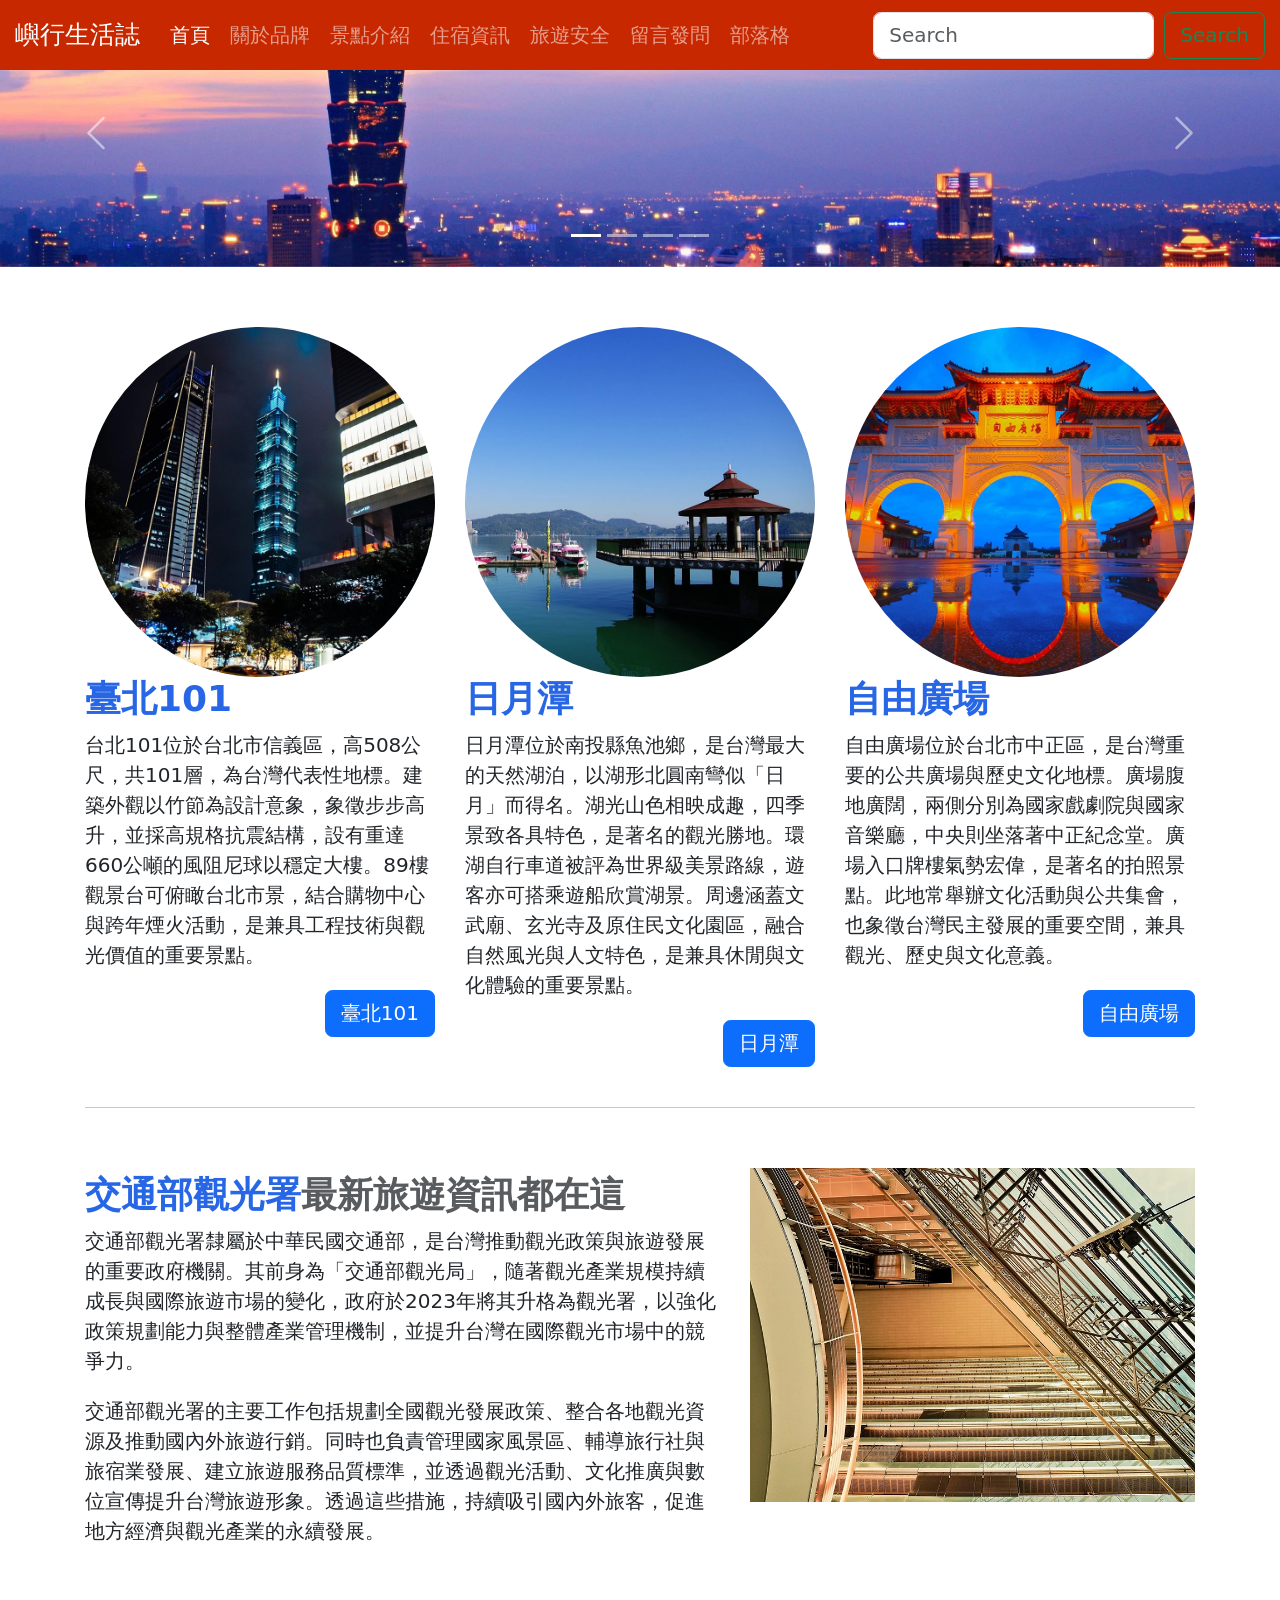
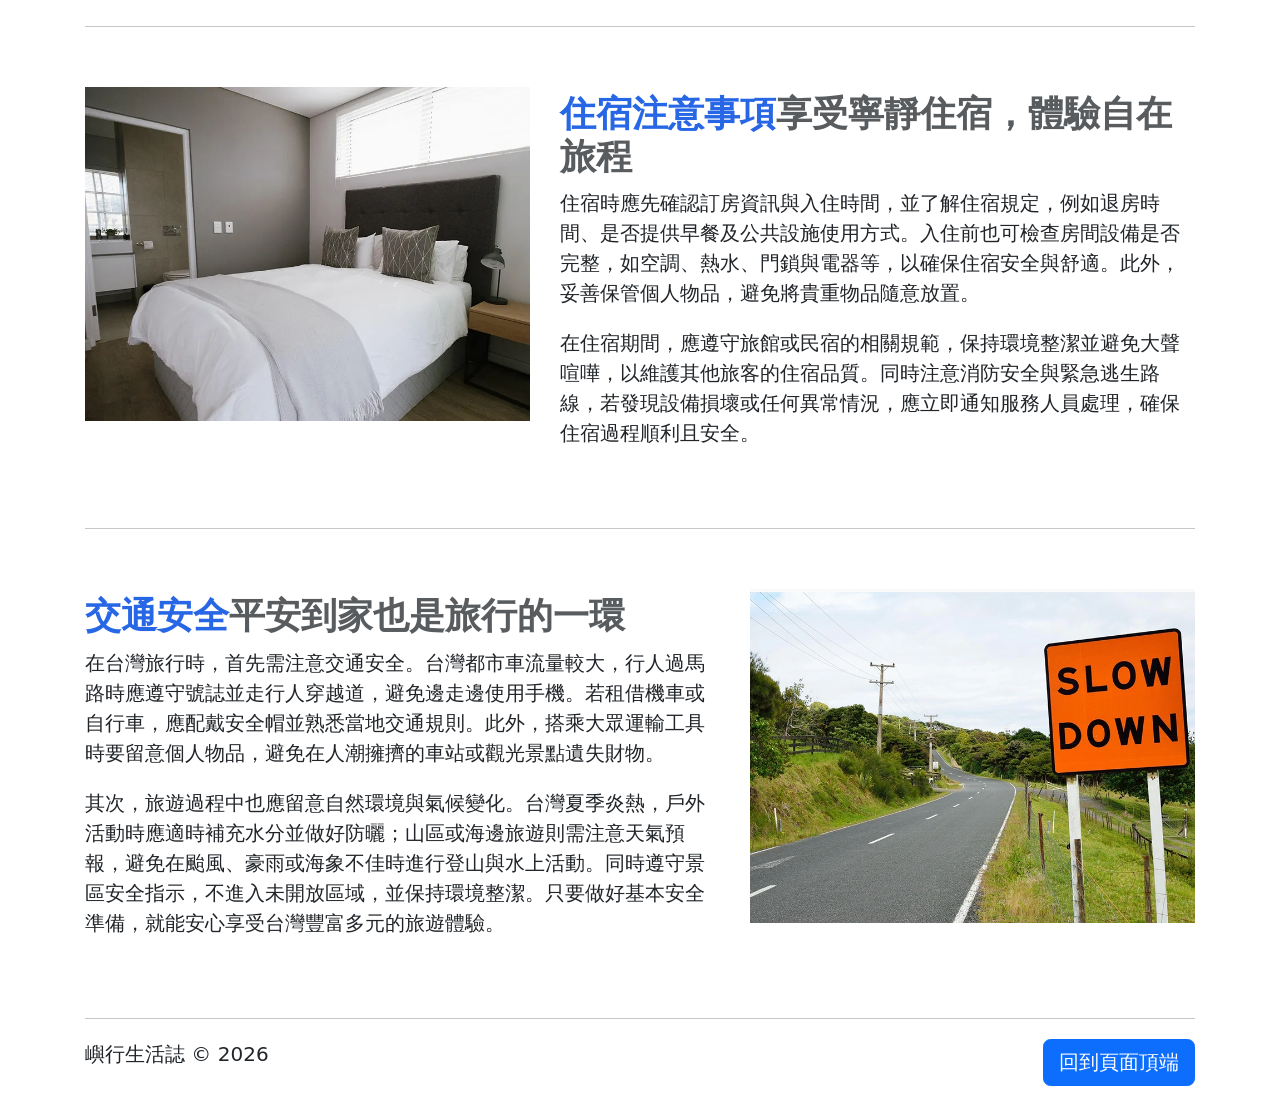
<file: index.html>
<!-- 宣告網頁文件是HTML5格式 -->
<!doctype html>
<!-- 網頁所屬地區語言 -->
<html lang="zh-Hant-TW">
  <!-- 檔頭、SEO/GEO/AEO -->
  <head>
    <!-- 文字編碼 -->
    <meta charset="utf-8">
    <!-- RWD響應式網站 -->
    <meta name="viewport" content="width=device-width, initial-scale=1">
    <!-- 網頁作者(擁有者)，品牌名稱 -->
    <meta name="author" content="嶼行生活誌">
    <!-- 網頁描述，網頁內容濃縮，可透過ChatGPT協助生成 -->
    <meta name="description" content="本旅遊網頁以介紹台灣本島觀光資訊為主，結合各大知名景點、住宿資訊與旅遊注意事項，提供完整且實用的旅遊參考內容。透過清楚的分類與導覽，協助旅客快速了解台灣特色景點、美食文化與伴手禮資訊，讓旅遊規劃更加便利及效率。">
    <!-- 網頁編輯器 -->
    <meta name="generator" content="Visual Studio Code">
    <!-- 網頁關鍵字，網頁內容提取，可透過ChatGPT協助生成 -->
    <meta name="keywords" content="台灣旅遊, 台灣本島旅遊, 台灣旅行社推薦, 台灣住宿推薦, 台灣旅遊住宿, 台灣美食推薦, 台灣伴手禮推薦, 台灣旅遊景點, 台灣觀光景點, 台北101介紹, 墾丁國家公園介紹, 阿里山介紹, 阿里山森林鐵路, 故宮博物院介紹, 日月潭景點, 自由廣場介紹, 台灣國家公園旅遊, 台灣文化景點, 台灣自然景觀, 台灣旅遊導覽, 台灣旅遊規劃, 台灣觀光資訊, 台灣旅遊安全注意事項, 住宿注意事項, 住宿指南, 旅遊住宿推薦, 台灣旅遊網站, 台灣旅遊攻略, 台灣旅遊行程推薦, 交通部觀光署, Tourism Administration MOTC, 台灣觀光政策, 台灣觀光推廣, 台灣旅遊資源, 台灣景點推薦, 台灣旅遊體驗, 台灣旅遊文化, 台灣旅遊行銷, 台灣觀光發展, 台北旅遊, 新北旅遊, 基隆旅遊, 桃園旅遊, 新竹旅遊, 苗栗旅遊, 台中旅遊, 彰化旅遊, 南投旅遊, 雲林旅遊, 嘉義旅遊, 台南旅遊, 高雄旅遊, 屏東旅遊, 宜蘭旅遊, 花蓮旅遊, 台東旅遊, 北部旅遊景點, 中部旅遊景點, 南部旅遊景點, 東部旅遊景點, 台北景點推薦, 台中景點推薦, 台南景點推薦, 高雄景點推薦, 南投日月潭旅遊, 屏東墾丁旅遊, 嘉義阿里山旅遊, 台北文化景點, 台灣親子旅遊, 台灣自由行推薦, 台灣旅遊規劃建議, 台灣旅遊導覽介紹, 台灣旅遊住宿指南, 台灣在地美食, 台灣特色伴手禮, 台灣旅遊安全須知">
    <!-- favicon品牌Logo 第一行針對IE瀏覽器-->
    <link rel="shortcut icon" href="/favicon.ico" type="image/x-icon">
    <link rel="icon" href="/favicon.ico" type=image/x-icon>
    <!-- 網頁標題，包含網站名稱和網頁名稱 -->
    <title>嶼行生活誌-首頁</title>
    <!-- bootstrap雲端CSS外部檔 -->
    <link href="https://cdn.jsdelivr.net/npm/bootstrap@5.3.8/dist/css/bootstrap.min.css" rel="stylesheet" integrity="sha384-sRIl4kxILFvY47J16cr9ZwB07vP4J8+LH7qKQnuqkuIAvNWLzeN8tE5YBujZqJLB" crossorigin="anonymous">
    <!-- 自訂的CSS -->
    <link rel="stylesheet" href="css/custom.css">
    <!-- GA追蹤碼 -->
    <!-- Google tag (gtag.js) -->
    <script async src="https://www.googletagmanager.com/gtag/js?id=G-NH8MZYXB9D"></script>
    <script>
      window.dataLayer = window.dataLayer || [];
      function gtag(){dataLayer.push(arguments);}
      gtag('js', new Date());

      gtag('config', 'G-NH8MZYXB9D');
    </script>
  </head>
  <!-- 網頁文本 -->
  <body class="bg-color-beige">
    <header class="fixed-top">
      <nav class="navbar navbar-expand-lg bg-dark navbar-dark">
        <div class="container-fluid">
          <a class="navbar-brand" href="index.html">嶼行生活誌</a>
          <button class="navbar-toggler" type="button" data-bs-toggle="collapse" data-bs-target="#navbarSupportedContent" aria-controls="navbarSupportedContent" aria-expanded="false" aria-label="Toggle navigation">
            <span class="navbar-toggler-icon"></span>
          </button>
          <div class="collapse navbar-collapse" id="navbarSupportedContent">
            <ul class="navbar-nav me-auto mb-2 mb-lg-0">
              <li class="nav-item">
                <a class="nav-link active" aria-current="page" href="index.html">首頁</a>
              </li>
              <li class="nav-item">
                <a class="nav-link" href="about.html">關於品牌</a>
              </li>
              <li class="nav-item">
                <a class="nav-link" href="viewpoint.html">景點介紹</a>
              </li>
              <li class="nav-item">
                <a class="nav-link" href="informaion.html">住宿資訊</a>
              </li>
              <li class="nav-item">
                <a class="nav-link" href="safe.html">旅遊安全</a>
              </li>
              <li class="nav-item">
                <a class="nav-link" href="https://toolkit.url.com.tw/bbs/index.php?email=bbs@trial-162241.url.tw" target="_blank">留言發問</a>
              </li>
               <li class="nav-item">
                <a class="nav-link" href="https://j42716445-qxkcd.wordpress.com/" target="_blank">部落格</a>
              </li>
            </ul>
            <form class="d-flex" role="search">
              <input class="form-control me-2" type="search" placeholder="Search" aria-label="Search"/>
              <button class="btn btn-outline-success" type="submit">Search</button>
            </form>
          </div>
        </div>
      </nav>
    
    </header>
    <main>
    <!-- 輪播圖外層 -->
      <div id="carouselExampleIndicators" class="carousel slide">
        <!-- 指示器 -->
        <div class="carousel-indicators">
          <button type="button" data-bs-target="#carouselExampleIndicators" data-bs-slide-to="0" class="active" aria-current="true" aria-label="Slide 1"></button>
          <button type="button" data-bs-target="#carouselExampleIndicators" data-bs-slide-to="1" aria-label="Slide 2"></button>
          <button type="button" data-bs-target="#carouselExampleIndicators" data-bs-slide-to="2" aria-label="Slide 3"></button>
          <button type="button" data-bs-target="#carouselExampleIndicators" data-bs-slide-to="3" aria-label="Slide "></button>
        </div>
        <!-- 輪播圖片 -->
        <div class="carousel-inner">
          <div class="carousel-item active">
            <img src="images/index/taipei-101.webp" class="d-block w-100" alt="夜晚的台北101大樓" title="夜晚的台北101大樓" aria-label="夜晚的台北101大樓">
          </div>
          <div class="carousel-item">
            <img src="images/index/Hualien Beach-Taiwam.webp" class="d-block w-100" alt="花蓮海邊的午後" title="花蓮海邊的午後" aria-label="花蓮海邊的午後">
          </div>
          <div class="carousel-item">
            <img src="images/index/National-Palace-Museum.webp" class="d-block w-100" alt="花蓮的太魯閣國家公園裡面，沿著中橫公路（台8線）的太魯閣峽谷路段" title="花蓮的太魯閣國家公園裡面，沿著中橫公路（台8線）的太魯閣峽谷路段" aria-label="花蓮的太魯閣國家公園裡面，沿著中橫公路（台8線）的太魯閣峽谷路段">
          </div>
          <div class="carousel-item">
            <img src="images/index/Taroko National Park-Central Cross-Island Highway.webp" class="d-block w-100" alt="白天的國立故宮博物院" title="白天的國立故宮博物院" aria-label="白天的國立故宮博物院">
          </div>
        </div>
        <!-- 控制器 -->
        <button class="carousel-control-prev" type="button" data-bs-target="#carouselExampleIndicators" data-bs-slide="prev">
          <span class="carousel-control-prev-icon" aria-hidden="true"></span>
          <span class="visually-hidden">Previous</span>
        </button>
        <button class="carousel-control-next" type="button" data-bs-target="#carouselExampleIndicators" data-bs-slide="next">
          <span class="carousel-control-next-icon" aria-hidden="true"></span>
          <span class="visually-hidden">Next</span>
        </button>
      </div>      
      <div class="container">
        <div class="row">
          <div class="col-lg-4 order-md-1 mt-5">
            <a href="https://www.sunmoonlake.gov.tw/" target="_blank"><img src="images/index/Sun-Moon-Lake.webp" class="rounded-circle w-100" alt="天氣晴朗的白天日月潭" title="天氣晴朗的白天日月潭" aria-label="天氣晴朗的白天日月潭"></a>
            <div class="card-body">
              <h2 class="">日月潭</h2>
              <p class="card-text">日月潭位於南投縣魚池鄉，是台灣最大的天然湖泊，以湖形北圓南彎似「日月」而得名。湖光山色相映成趣，四季景致各具特色，是著名的觀光勝地。環湖自行車道被評為世界級美景路線，遊客亦可搭乘遊船欣賞湖景。周邊涵蓋文武廟、玄光寺及原住民文化園區，融合自然風光與人文特色，是兼具休閒與文化體驗的重要景點。</p>
              <p class="text-end"><a href="https://www.sunmoonlake.gov.tw/" target="_blank" class="btn btn-primary" role="button">日月潭</a></p>
            </div>
          </div>      
          <div class="col-lg-4 order-md-0 mt-5">
            <a href="https://www.taipei-101.com.tw/tw/" target="_blank"><img src="images/index/taipei101_1920.webp" class="rounded-circle w-100" alt="夜晚燈火通明的臺北101" title="夜晚燈火通明的臺北101" aria-label="夜晚燈火通明的臺北101"></a>
            <div class="card-body">
              <h2 class="">臺北101</h2>
              <p class="card-text">台北101位於台北市信義區，高508公尺，共101層，為台灣代表性地標。建築外觀以竹節為設計意象，象徵步步高升，並採高規格抗震結構，設有重達660公噸的風阻尼球以穩定大樓。89樓觀景台可俯瞰台北市景，結合購物中心與跨年煙火活動，是兼具工程技術與觀光價值的重要景點。</p>
              <p class="text-end"><a href="https://www.taipei-101.com.tw/tw/" target="_blank" class="btn btn-primary" role="button">臺北101</a></p>
            </div>
          </div>      
          <div class="col-lg-4 order-md-2 mt-5">
            <a href="https://www.cksmh.gov.tw/" target="_blank"><img src="images/index/tingyaoh-taipei-taiwan-2115887_1920.webp" class="rounded-circle w-100" alt="鄰近夜晚燈火通明的自由廣場" title="鄰近夜晚燈火通明的自由廣場" aria-label="鄰近夜晚燈火通明的自由廣場"></a>
            <div class="card-body">
              <h2 class="">自由廣場</h2>
              <p class="card-text">自由廣場位於台北市中正區，是台灣重要的公共廣場與歷史文化地標。廣場腹地廣闊，兩側分別為國家戲劇院與國家音樂廳，中央則坐落著中正紀念堂。廣場入口牌樓氣勢宏偉，是著名的拍照景點。此地常舉辦文化活動與公共集會，也象徵台灣民主發展的重要空間，兼具觀光、歷史與文化意義。</p>
              <p class="text-end"><a href="https://www.cksmh.gov.tw/" target="_blank" class="btn btn-primary" role="button">自由廣場</a></p>
            </div>
          </div>      
        
        </div>
        <hr>
        <div class="row my-5">
        <div class="col-md-7">
        <h2 class="mt-1">交通部觀光署<span class="text-muted">最新旅遊資訊都在這</span></h2>
        <p>交通部觀光署隸屬於中華民國交通部，是台灣推動觀光政策與旅遊發展的重要政府機關。其前身為「交通部觀光局」，隨著觀光產業規模持續成長與國際旅遊市場的變化，政府於2023年將其升格為觀光署，以強化政策規劃能力與整體產業管理機制，並提升台灣在國際觀光市場中的競爭力。</p>
        <p>交通部觀光署的主要工作包括規劃全國觀光發展政策、整合各地觀光資源及推動國內外旅遊行銷。同時也負責管理國家風景區、輔導旅行社與旅宿業發展、建立旅遊服務品質標準，並透過觀光活動、文化推廣與數位宣傳提升台灣旅遊形象。透過這些措施，持續吸引國內外旅客，促進地方經濟與觀光產業的永續發展。</p>
        </div>
        <div class="col-md-5">
        <img src="images/index/Tourism Administration, MOT.webp" class="img-fluid mx-auto" alt="交通部觀光署辦公大樓" title="交通部觀光署辦公大樓" aria-label="交通部觀光署辦公大樓">
        </div>
        </div>
        <hr>
        <div class="row my-5">
          <div class="col-md-7 order-md-1">
            <h2 class="mt-1">住宿注意事項<span class="text-muted">享受寧靜住宿，體驗自在旅程</span></h2>
            <p>住宿時應先確認訂房資訊與入住時間，並了解住宿規定，例如退房時間、是否提供早餐及公共設施使用方式。入住前也可檢查房間設備是否完整，如空調、熱水、門鎖與電器等，以確保住宿安全與舒適。此外，妥善保管個人物品，避免將貴重物品隨意放置。</p>
            <p>在住宿期間，應遵守旅館或民宿的相關規範，保持環境整潔並避免大聲喧嘩，以維護其他旅客的住宿品質。同時注意消防安全與緊急逃生路線，若發現設備損壞或任何異常情況，應立即通知服務人員處理，確保住宿過程順利且安全。</p>
          </div>
          <div class="col-md-5 order-md-0" >
            <img src="images/index/Accommodation Guidelinejpg.webp" class="img-fluid mx-auto" alt="一間北歐式風格的房間,房間裡有一間廁所" title="一間北歐式風格的房間,房間裡有一間廁所" aria-label="一間北歐式風格的房間,房間裡有一間廁所">
          </div>
        </div>
        <hr>
        <div class="row my-5">
          <div class="col-md-7" >
            <h2 class="mt-1">交通安全<span class="text-muted">平安到家也是旅行的一環</span></h2>
            <p>在台灣旅行時，首先需注意交通安全。台灣都市車流量較大，行人過馬路時應遵守號誌並走行人穿越道，避免邊走邊使用手機。若租借機車或自行車，應配戴安全帽並熟悉當地交通規則。此外，搭乘大眾運輸工具時要留意個人物品，避免在人潮擁擠的車站或觀光景點遺失財物。</p>
            <p>其次，旅遊過程中也應留意自然環境與氣候變化。台灣夏季炎熱，戶外活動時應適時補充水分並做好防曬；山區或海邊旅遊則需注意天氣預報，避免在颱風、豪雨或海象不佳時進行登山與水上活動。同時遵守景區安全指示，不進入未開放區域，並保持環境整潔。只要做好基本安全準備，就能安心享受台灣豐富多元的旅遊體驗。</p>
          </div>
          <div class="col-md-5">
            <img src="images/index/travel safety.webp" class="img-fluid mx-auto" alt="彎曲道路兩側綠樹茂密旁有慢行警示牌" title="彎曲道路兩側綠樹茂密旁有慢行警示牌" aria-label="彎曲道路兩側綠樹茂密旁有慢行警示牌">
          </div>
        </div>
        <hr>
      </div>
      <footer class="container">
        <p class="float-end"><a href="#top" class="btn btn-primary">回到頁面頂端</a></p>
        <p>嶼行生活誌 &copy; 2026</p>
      </footer>    
    
    
    
    </main>
    
    
    <!-- Bootstrap雲端JS外部檔 -->
    <script src="https://cdn.jsdelivr.net/npm/bootstrap@5.3.8/dist/js/bootstrap.bundle.min.js" integrity="sha384-FKyoEForCGlyvwx9Hj09JcYn3nv7wiPVlz7YYwJrWVcXK/BmnVDxM+D2scQbITxI" crossorigin="anonymous"></script>
  </body>
</html>
</file>
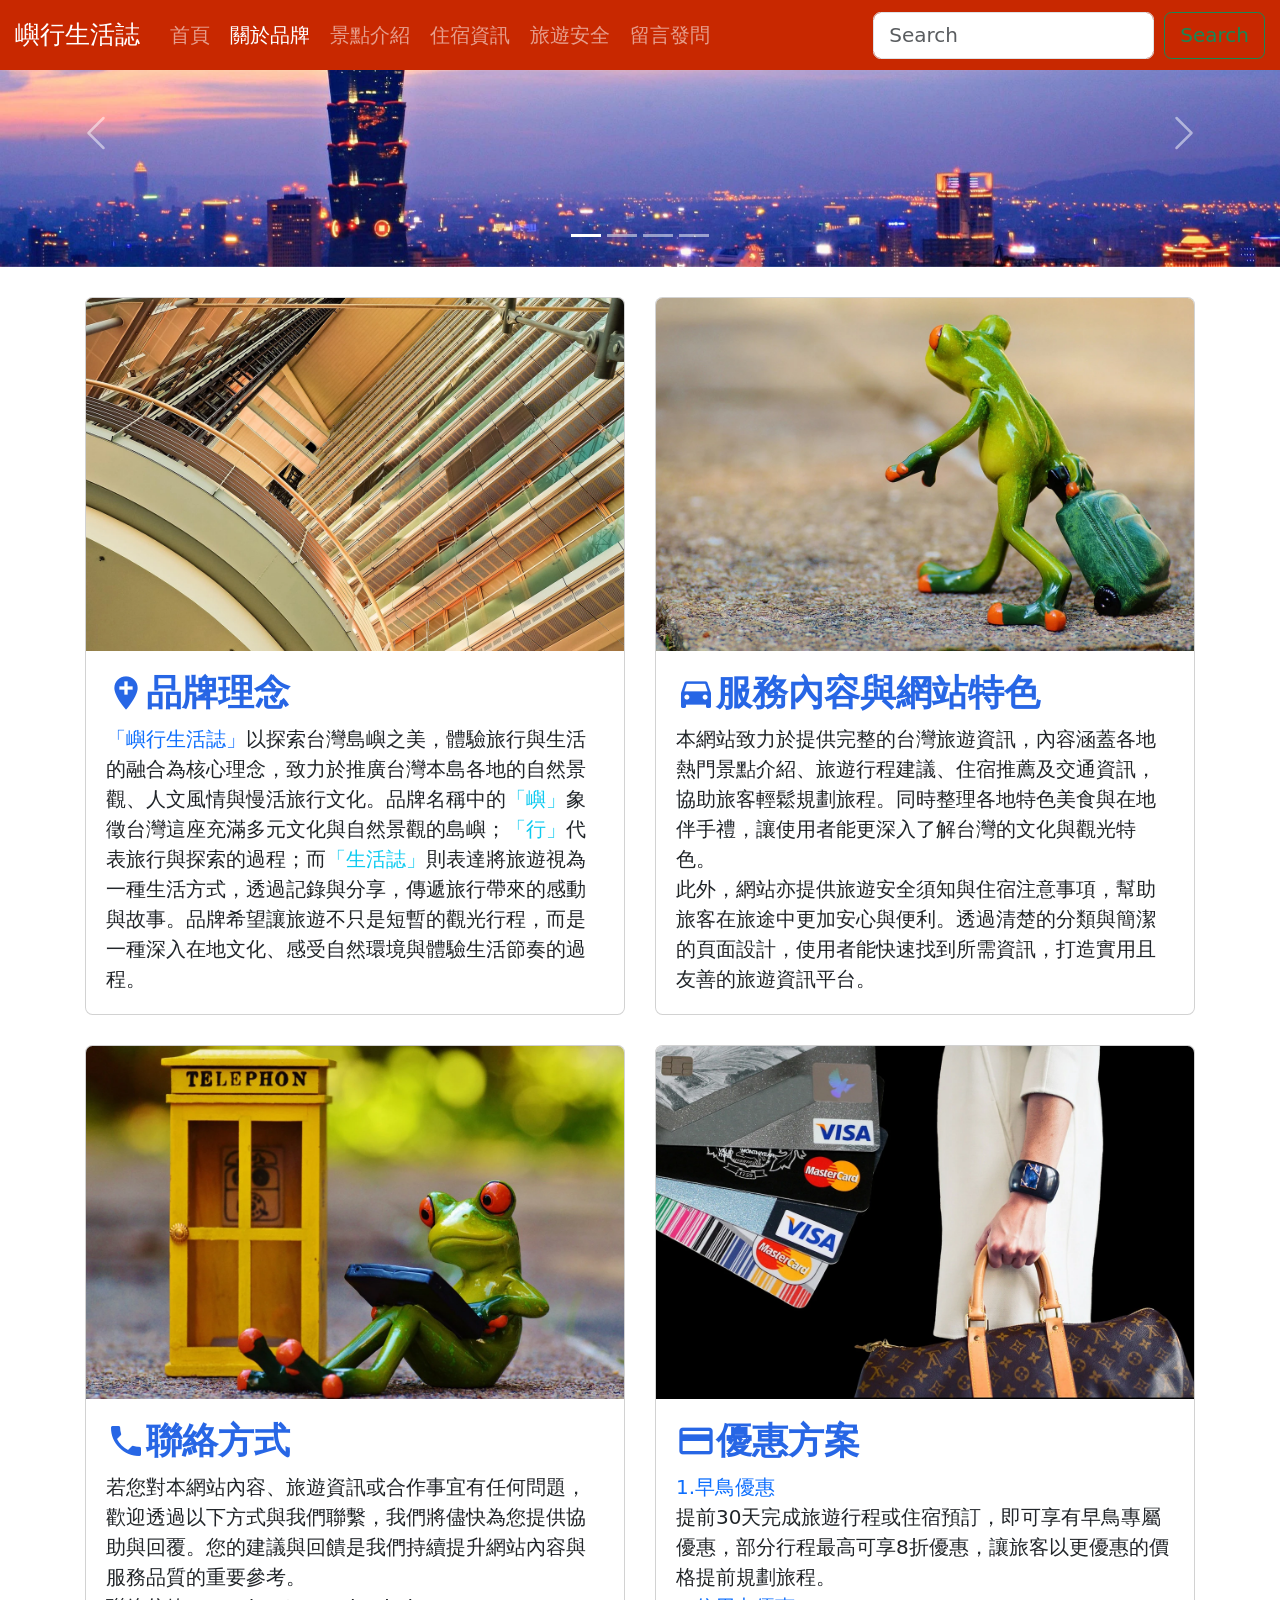
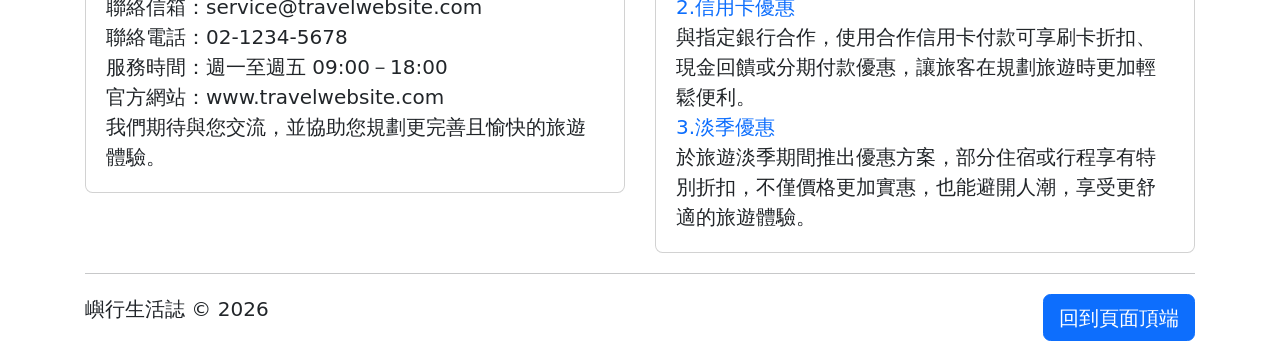
<file: about.html>
<!-- 宣告網頁文件是HTML5格式 -->
<!doctype html>
<!-- 網頁所屬地區語言 -->
<html lang="zh-Hant-TW">
  <!-- 檔頭、SEO/GEO/AEO -->
  <head>
    <!-- 文字編碼 -->
    <meta charset="utf-8">
    <!-- RWD響應式網站 -->
    <meta name="viewport" content="width=device-width, initial-scale=1">
    <!-- 網頁作者(擁有者)，品牌名稱 -->
    <meta name="author" content="嶼行生活誌">
    <!-- 網頁描述，網頁內容濃縮，可透過ChatGPT協助生成 -->
    <meta name="description" content="探索台灣旅遊景點，提供行程規劃、住宿資訊與優惠">
    <!-- 網頁編輯器 -->
    <meta name="generator" content="Visual Studio Code">
    <!-- 網頁關鍵字，網頁內容提取，可透過ChatGPT協助生成 -->
    <meta name="keywords" content="嶼行生活誌,台灣旅遊,台灣景點介紹,台灣旅遊推薦,台灣行程規劃,台灣自由行,台灣住宿推薦,台灣旅遊資訊,台灣美食推薦,台灣伴手禮,台灣觀光景點,台灣旅遊攻略,台灣旅遊網站,台灣旅遊優惠,早鳥旅遊優惠,信用卡旅遊優惠,旅遊住宿優惠,台灣慢活旅行,在地文化旅遊,自然景觀旅遊,台灣旅遊指南,台灣自由行行程推薦,台灣旅遊景點介紹,台灣必去景點推薦,台灣旅遊住宿推薦,台灣旅遊規劃建議,台灣各地景點介紹,台灣旅遊攻略懶人包,台灣特色美食推薦,台灣伴手禮推薦,台灣旅遊優惠資訊,臺灣北部景點介紹,臺灣中部景點介紹,臺灣南部景點介紹,臺灣東部景點介紹">
    <!-- favicon品牌Logo 第一行針對IE瀏覽器-->
    <link rel="shortcut icon" href="/favicon.ico" type="image/x-icon">
    <link rel="icon" href="/favicon.ico" type=image/x-icon>
    <!-- 網頁標題，包含網站名稱和網頁名稱 -->
    <title>嶼行生活誌-關於品牌</title>
    <!-- bootstrap雲端CSS外部檔 -->
    <link href="https://cdn.jsdelivr.net/npm/bootstrap@5.3.8/dist/css/bootstrap.min.css" rel="stylesheet" integrity="sha384-sRIl4kxILFvY47J16cr9ZwB07vP4J8+LH7qKQnuqkuIAvNWLzeN8tE5YBujZqJLB" crossorigin="anonymous">
    <!-- 自訂的CSS -->
    <link rel="stylesheet" href="css/custom.css">
    <!-- GoogleIconFonts -->
    <link rel="stylesheet" href="https://fonts.googleapis.com/icon?family=Material+Icons">
    <!-- GA追蹤碼 -->
    <!-- Google tag (gtag.js) -->
    <script async src="https://www.googletagmanager.com/gtag/js?id=G-NH8MZYXB9D"></script>
    <script>
      window.dataLayer = window.dataLayer || [];
      function gtag(){dataLayer.push(arguments);}
      gtag('js', new Date());

      gtag('config', 'G-NH8MZYXB9D');
    </script>
  </head>
  <!-- 網頁文本 -->
  <body class="bg-color-beige">
    <header class="fixed-top">
      <nav class="navbar navbar-expand-lg bg-dark navbar-dark">
        <div class="container-fluid">
          <a class="navbar-brand" href="index.html">嶼行生活誌</a>
          <button class="navbar-toggler" type="button" data-bs-toggle="collapse" data-bs-target="#navbarSupportedContent" aria-controls="navbarSupportedContent" aria-expanded="false" aria-label="Toggle navigation">
            <span class="navbar-toggler-icon"></span>
          </button>
          <div class="collapse navbar-collapse" id="navbarSupportedContent">
            <ul class="navbar-nav me-auto mb-2 mb-lg-0">
              <li class="nav-item">
                <a class="nav-link" href="index.html">首頁</a>
              </li>
              <li class="nav-item">
                <a class="nav-link active" aria-current="page" href="about.html">關於品牌</a>
              </li>
              <li class="nav-item">
                <a class="nav-link" href="viewpoint.html">景點介紹</a>
              </li>
              <li class="nav-item">
                <a class="nav-link" href="informaion.html">住宿資訊</a>
              </li>
              <li class="nav-item">
                <a class="nav-link" href="safe.html">旅遊安全</a>
              </li>
              <li class="nav-item">
                <a class="nav-link" href="https://toolkit.url.com.tw/bbs/index.php?email=bbs@trial-162241.url.tw" target="_blank">留言發問</a>
              </li>
            </ul>
            <form class="d-flex" role="search">
              <input class="form-control me-2" type="search" placeholder="Search" aria-label="Search"/>
              <button class="btn btn-outline-success" type="submit">Search</button>
            </form>
          </div>
        </div>
      </nav>
    
    </header>
    <main>
    <!-- 輪播圖外層 -->
      <div id="carouselExampleIndicators" class="carousel slide">
        <!-- 指示器 -->
        <div class="carousel-indicators">
          <button type="button" data-bs-target="#carouselExampleIndicators" data-bs-slide-to="0" class="active" aria-current="true" aria-label="Slide 1"></button>
          <button type="button" data-bs-target="#carouselExampleIndicators" data-bs-slide-to="1" aria-label="Slide 2"></button>
          <button type="button" data-bs-target="#carouselExampleIndicators" data-bs-slide-to="2" aria-label="Slide 3"></button>
          <button type="button" data-bs-target="#carouselExampleIndicators" data-bs-slide-to="3" aria-label="Slide "></button>
        </div>
        <!-- 輪播圖片 -->
        <div class="carousel-inner">
          <div class="carousel-item active">
            <img src="images/index/taipei-101.webp" class="d-block w-100" alt="夜晚的台北101大樓" title="夜晚的台北101大樓" aria-label="夜晚的台北101大樓">
          </div>
          <div class="carousel-item">
            <img src="images/index/Hualien Beach-Taiwam.webp" class="d-block w-100" alt="花蓮海邊的午後" title="花蓮海邊的午後" aria-label="花蓮海邊的午後">
          </div>
          <div class="carousel-item">
            <img src="images/index/National-Palace-Museum.webp" class="d-block w-100" alt="花蓮的太魯閣國家公園裡面，沿著中橫公路（台8線）的太魯閣峽谷路段" title="花蓮的太魯閣國家公園裡面，沿著中橫公路（台8線）的太魯閣峽谷路段" aria-label="花蓮的太魯閣國家公園裡面，沿著中橫公路（台8線）的太魯閣峽谷路段">
          </div>
          <div class="carousel-item">
            <img src="images/index/Taroko National Park-Central Cross-Island Highway.webp" class="d-block w-100" alt="白天的國立故宮博物院" title="白天的國立故宮博物院" aria-label="白天的國立故宮博物院">
          </div>
        </div>
        <!-- 控制器 -->
        <button class="carousel-control-prev" type="button" data-bs-target="#carouselExampleIndicators" data-bs-slide="prev">
          <span class="carousel-control-prev-icon" aria-hidden="true"></span>
          <span class="visually-hidden">Previous</span>
        </button>
        <button class="carousel-control-next" type="button" data-bs-target="#carouselExampleIndicators" data-bs-slide="next">
          <span class="carousel-control-next-icon" aria-hidden="true"></span>
          <span class="visually-hidden">Next</span>
        </button>
      </div>      
      <div class="container">
        <div class="row">
          <div class="col-lg-6">
            <div class="card mt-4">
              <img src="images/about/652234-architecture-2198118_1920.webp" class="card-img-top" alt="嶼行生活誌辦公大樓" title="嶼行生活誌辦公大樓" aria-label="嶼行生活誌辦公大樓">
              <div class="card-body">
                <h2 class=""><i class="material-icons" style="font-size:2rem;color:rgb(39, 102, 229);vertical-align: text-bottom;">add_location</i>品牌理念</h2>
                <p class="card-text"><span class="text-primary">「嶼行生活誌」</span>以探索台灣島嶼之美，體驗旅行與生活的融合為核心理念，致力於推廣台灣本島各地的自然景觀、人文風情與慢活旅行文化。品牌名稱中的<span class="text-info">「嶼」</span>象徵台灣這座充滿多元文化與自然景觀的島嶼；<span class="text-info">「行」</span>代表旅行與探索的過程；而<span class="text-info">「生活誌」</span>則表達將旅遊視為一種生活方式，透過記錄與分享，傳遞旅行帶來的感動與故事。品牌希望讓旅遊不只是短暫的觀光行程，而是一種深入在地文化、感受自然環境與體驗生活節奏的過程。</p>
              </div>
            </div>
          </div>
          <div class="col-lg-6">
            <div class="card mt-4">
              <img src="images/about/alexas_fotos-frog-897419_1920.webp" class="card-img-top" alt="一隻青蛙拖著綠色行李箱正在往前走" title="一隻青蛙拖著綠色行李箱正在往前走" aria-label="一隻青蛙拖著綠色行李箱正在往前走">
              <div class="card-body">
                <h2 class=""><i class="material-icons" style="font-size:2rem;color:rgb(39, 102, 229);vertical-align: text-bottom;">directions_car</i>服務內容與網站特色</h2>
                <p class="card-text">本網站致力於提供完整的台灣旅遊資訊，內容涵蓋各地熱門景點介紹、旅遊行程建議、住宿推薦及交通資訊，協助旅客輕鬆規劃旅程。同時整理各地特色美食與在地伴手禮，讓使用者能更深入了解台灣的文化與觀光特色。<br>
                此外，網站亦提供旅遊安全須知與住宿注意事項，幫助旅客在旅途中更加安心與便利。透過清楚的分類與簡潔的頁面設計，使用者能快速找到所需資訊，打造實用且友善的旅遊資訊平台。</p>
              </div>
            </div>
          </div>
          <div class="col-lg-6">
            <div class="card mt-4">
              <img src="images/about/alexas_fotos-frog-949599_1280.webp" class="card-img-top" alt="一隻青蛙坐在黃色電話亭旁玩一台黑色手機" title="一隻青蛙坐在黃色電話亭旁玩一台黑色手機" aria-label="一隻青蛙坐在黃色電話亭旁玩一台黑色手機">
              <div class="card-body">
                <h2 class=""><i class="material-icons" style="font-size:2rem;color:rgb(39, 102, 229); vertical-align: text-bottom;">call</i>聯絡方式</h2>
                <p class="card-text">若您對本網站內容、旅遊資訊或合作事宜有任何問題，歡迎透過以下方式與我們聯繫，我們將儘快為您提供協助與回覆。您的建議與回饋是我們持續提升網站內容與服務品質的重要參考。<br>
                聯絡信箱：service@travelwebsite.com
                <br>聯絡電話：02-1234-5678
                <br>服務時間：週一至週五 09:00－18:00
                <br>官方網站：www.travelwebsite.com
                <br>我們期待與您交流，並協助您規劃更完善且愉快的旅遊體驗。</p>
              </div>
            </div>
          </div>
          <div class="col-lg-6">
            <div class="card mt-4">
              <img src="images/about/alexas_fotos-shopping-2735735_1920.webp" class="card-img-top" alt="背景色為黑色,左上方有好幾張VISA,畫面中間偏右站著一個穿白衣服的人,側身手拿著一個包包" title="背景色為黑色,左上方有好幾張VISA,畫面中間偏右站著一個穿白衣服的人,側身手拿著一個包包" aria-label="背景色為黑色,左上方有好幾張VISA,畫面中間偏右站著一個穿白衣服的人,側身手拿著一個包包">
              <div class="card-body">
                <h2 class=""><i class="material-icons" style="font-size:2rem;color:rgb(39, 102, 229);vertical-align: text-bottom;">credit_card</i>優惠方案</h2>
                <p class="card-text"><span class="text-primary">1.早鳥優惠</span>
                <br>提前30天完成旅遊行程或住宿預訂，即可享有早鳥專屬優惠，部分行程最高可享8折優惠，讓旅客以更優惠的價格提前規劃旅程。
                <br><span class="text-primary">2.信用卡優惠</span>
                <br>與指定銀行合作，使用合作信用卡付款可享刷卡折扣、現金回饋或分期付款優惠，讓旅客在規劃旅遊時更加輕鬆便利。
                <br><span class="text-primary">3.淡季優惠</span>
                <br>於旅遊淡季期間推出優惠方案，部分住宿或行程享有特別折扣，不僅價格更加實惠，也能避開人潮，享受更舒適的旅遊體驗。</p>
              </div>
            </div>
          </div>
        </div>
        <hr class="">
      </div>
      <footer class="container">
        <p class="float-end"><a href="#top" class="btn btn-primary">回到頁面頂端</a></p>
        <p>嶼行生活誌 &copy; 2026</p>
      </footer>    
    
    
    
    </main>
    
    
    <!-- Bootstrap雲端JS外部檔 -->
    <script src="https://cdn.jsdelivr.net/npm/bootstrap@5.3.8/dist/js/bootstrap.bundle.min.js" integrity="sha384-FKyoEForCGlyvwx9Hj09JcYn3nv7wiPVlz7YYwJrWVcXK/BmnVDxM+D2scQbITxI" crossorigin="anonymous"></script>
  </body>
</html>
</file>
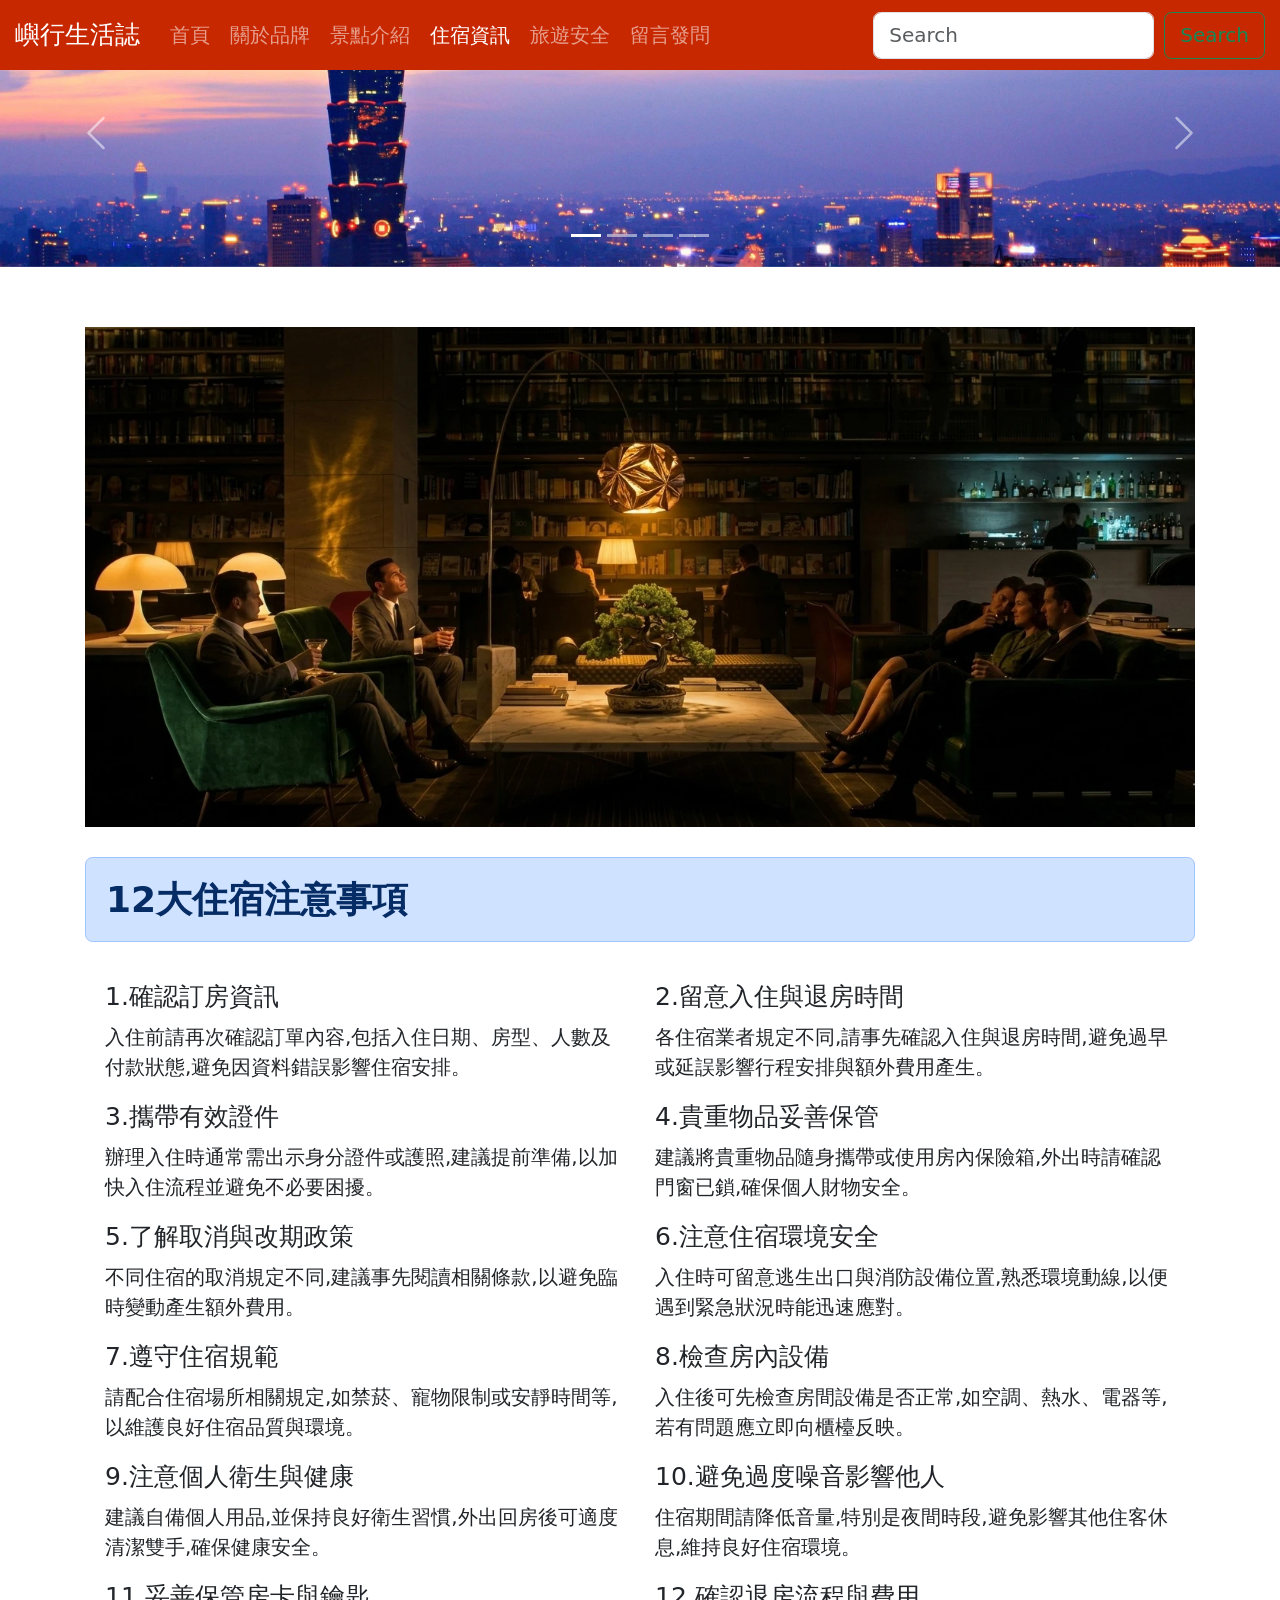
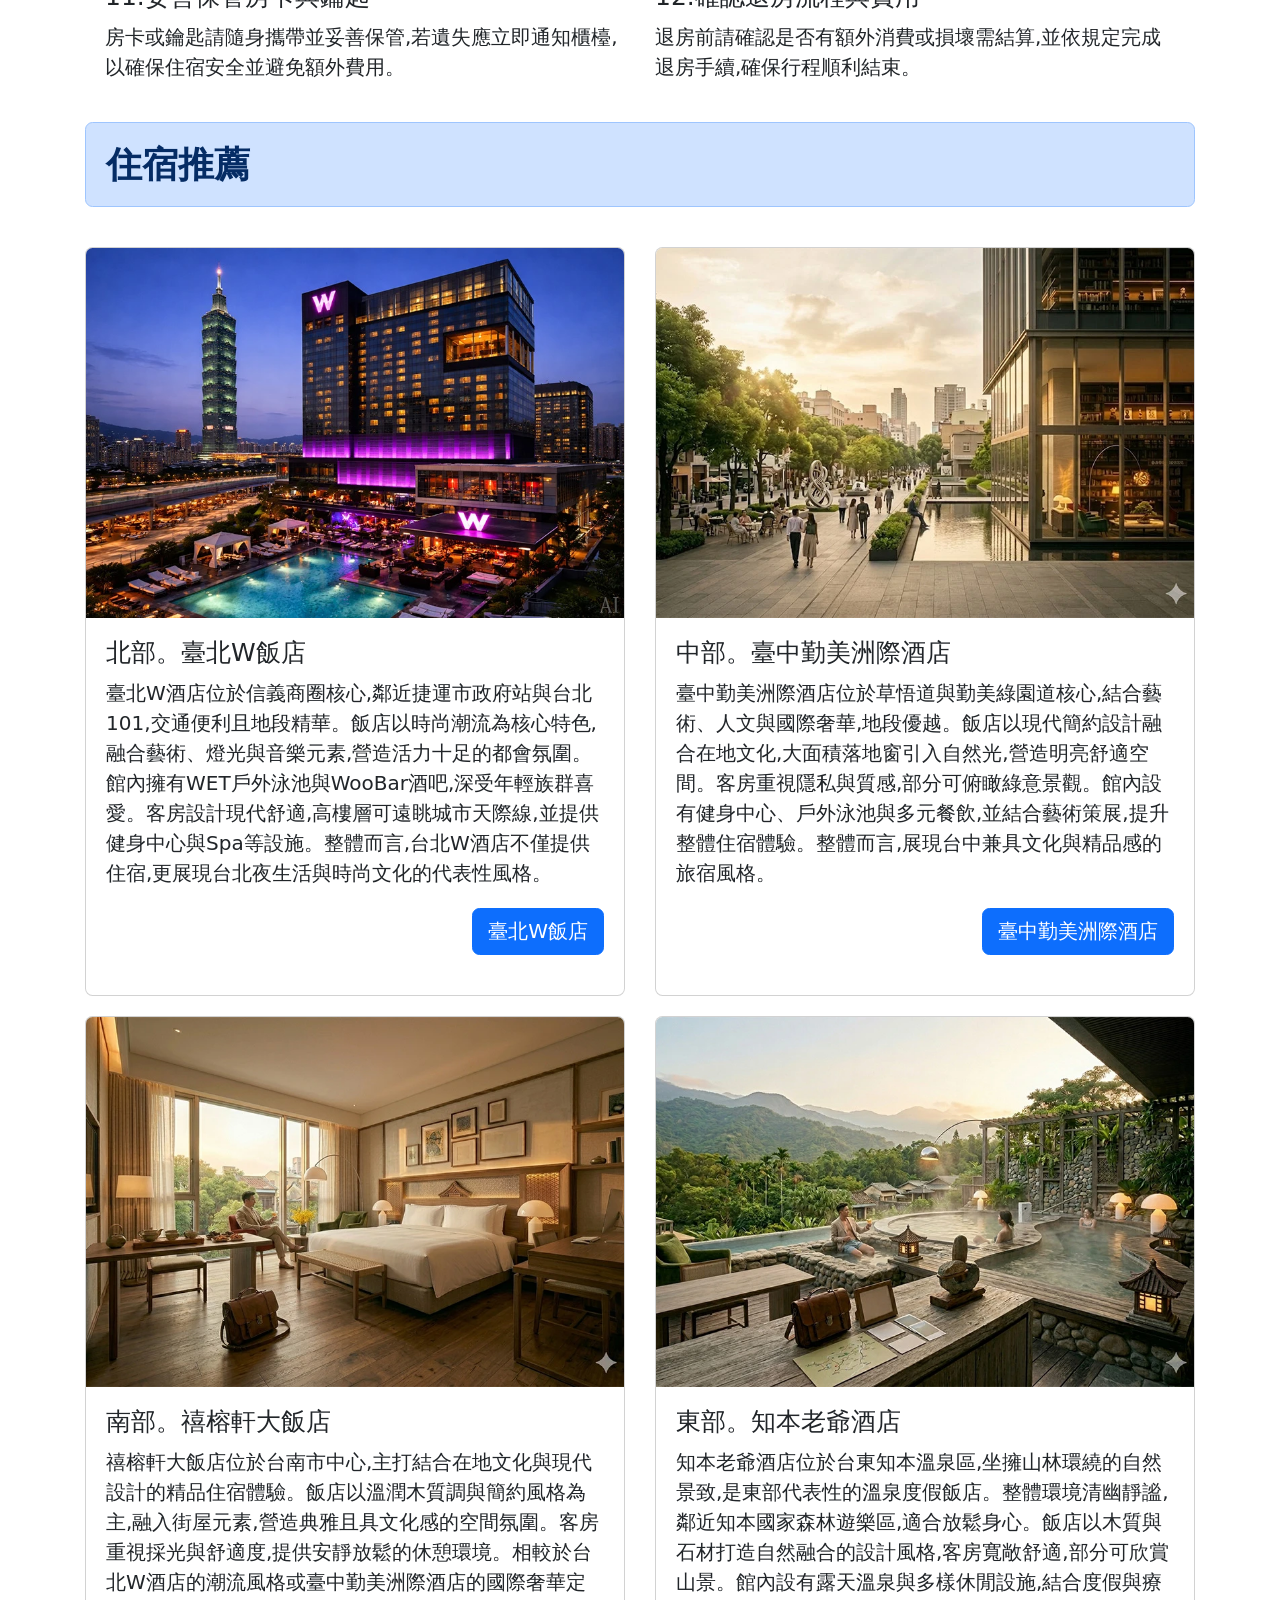
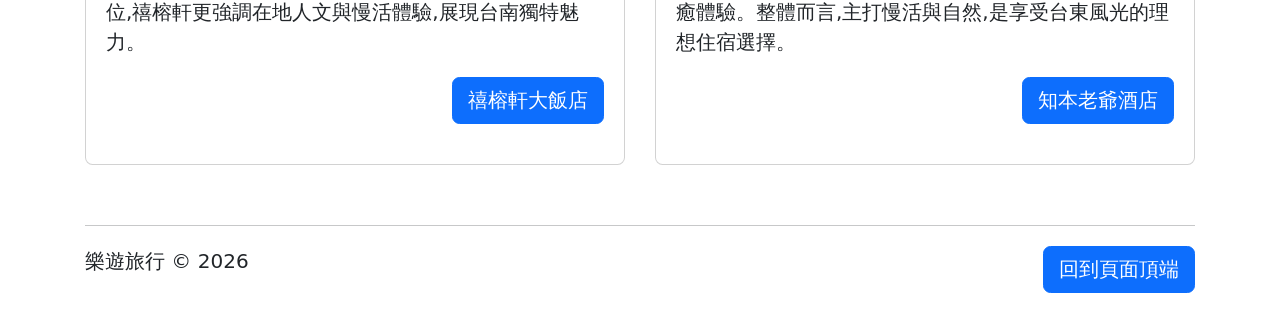
<file: informaion.html>
<!-- 網頁文件宣告HTML5文件 -->
<!doctype html>
<!-- 網頁所屬地區語言 -->
<html lang="zh-Hant-TW">
  <!-- 網頁檔頭 -->
  <head>
    <!-- 空元素,中繼標籤 -->
    <!-- 網頁文字編碼 -->
    <meta charset="utf-8">
    <!-- RWD響應式網站 -->
    <meta name="viewport" content="width=device-width, initial-scale=1">
    <meta name="author" content="嶼行生活誌">
    <meta name="description" content="整理住宿注意事項與台灣飯店推薦,涵蓋訂房確認、入住規範與安全,精選北中南東優質住宿提升旅遊體驗">
    <meta name="generator" content="Visual Studio Code">
    <meta name="keywords" content="嶼行生活誌,住宿注意事項,訂房資訊確認,訂房細節檢查,入住退房時間,飯店入住流程,住宿安全守則,住宿規範須知,房內設備檢查,空調熱水檢查,貴重物品保管,房卡鑰匙管理,住宿取消政策,改期規定說明,旅遊住宿建議,飯店安全設施,逃生出口位置,消防設備認識,個人衛生管理,住宿安靜規範,旅遊住宿攻略,台灣飯店推薦,台灣住宿推薦,高級飯店推薦,精品飯店推薦,度假飯店推薦,台北飯店推薦,信義區飯店,台北W飯店,台北五星飯店,台中飯店推薦,台中勤美洲際酒店,草悟道住宿,台中精品飯店,台南飯店推薦,台南市中心住宿,台南精品飯店,禧榕軒大飯店,台東飯店推薦,台東溫泉飯店,知本溫泉住宿,知本老爺酒店,溫泉度假飯店,東部住宿推薦,台灣自由行住宿,家庭旅遊住宿,情侶住宿推薦,商務飯店推薦 ">
    <!-- favicon(Logo網頁版) -->
    <link rel="shortcut icon" href="/favicon.ico">
    <link rel="icon" href="/favicon.ico">
    <!-- 網頁標題包含"網站名稱"和"網頁名稱" -->
    <title>嶼行生活誌-住宿資訊</title>
    <!-- Bootstrap雲端CSS -->
    <link href="https://cdn.jsdelivr.net/npm/bootstrap@5.3.6/dist/css/bootstrap.min.css" rel="stylesheet" integrity="sha384-4Q6Gf2aSP4eDXB8Miphtr37CMZZQ5oXLH2yaXMJ2w8e2ZtHTl7GptT4jmndRuHDT" crossorigin="anonymous">
    <link rel="stylesheet" href="css/custom.css">
    <!-- Google Icons -->
    <link rel="stylesheet" href="https://fonts.googleapis.com/icon?family=Material+Icons">
    <!-- GA追蹤分析 -->
    <!-- Google tag (gtag.js) -->
    <script async src="https://www.googletagmanager.com/gtag/js?id=G-NH8MZYXB9D"></script>
    <script>
      window.dataLayer = window.dataLayer || [];
      function gtag(){dataLayer.push(arguments);}
      gtag('js', new Date());

      gtag('config', 'G-NH8MZYXB9D');
    </script>
  </head>
  <!-- 網頁本文 -->
  <body>
    <header class="fixed-top">
      <nav class="navbar navbar-expand-lg bg-dark navbar-dark">
        <div class="container-fluid">
          <a class="navbar-brand" href="index.html">嶼行生活誌</a>
          <!-- 手機版,導覽會收合成按鈕 -->
          <button class="navbar-toggler" type="button" data-bs-toggle="collapse" data-bs-target="#navbarSupportedContent" aria-controls="navbarSupportedContent" aria-expanded="false" aria-label="Toggle navigation">
            <span class="navbar-toggler-icon"></span>
          </button>
          <!-- 導覽主內容,按鈕選單,搜尋表單 -->
          <div class="collapse navbar-collapse" id="navbarSupportedContent">
            <ul class="navbar-nav me-auto mb-2 mb-lg-0">
              <li class="nav-item">
                <a class="nav-link" href="index.html">首頁</a>
              </li>
              <li class="nav-item">
                <a class="nav-link" href="about.html">關於品牌</a>
              </li>
              <li class="nav-item">
                <a class="nav-link" href="viewpoint.html">景點介紹</a>
              </li>
              <li class="nav-item">
                <a class="nav-link active" aria-current="page" href="informaion.html">住宿資訊</a>
              </li>
              <li class="nav-item">
                <a class="nav-link" href="safe.html">旅遊安全</a>
              </li>
              <li class="nav-item">
                <a class="nav-link" href="https://toolkit.url.com.tw/bbs/index.php?email=bbs@trial-162241.url.tw" target="_blank">留言發問</a>
              </li>
            </ul>
            <form class="d-flex" role="search">
              <input class="form-control me-2" type="search" placeholder="Search" aria-label="Search"/>
              <button class="btn btn-outline-success" type="submit">Search</button>
            </form>
          </div>
        </div>
      </nav>
    </header>
    <main>
      <div id="carouselExampleIndicators" class="carousel slide">
        <!-- 指示器 -->
        <div class="carousel-indicators">
          <button type="button" data-bs-target="#carouselExampleIndicators" data-bs-slide-to="0" class="active" aria-current="true" aria-label="Slide 1"></button>
          <button type="button" data-bs-target="#carouselExampleIndicators" data-bs-slide-to="1" aria-label="Slide 2"></button>
          <button type="button" data-bs-target="#carouselExampleIndicators" data-bs-slide-to="2" aria-label="Slide 3"></button>
          <button type="button" data-bs-target="#carouselExampleIndicators" data-bs-slide-to="3" aria-label="Slide "></button>
        </div>
        <!-- 輪播圖片 -->
        <div class="carousel-inner">
          <div class="carousel-item active">
            <img src="images/index/taipei-101.webp" class="d-block w-100" alt="夜晚的台北101大樓" title="夜晚的台北101大樓" aria-label="夜晚的台北101大樓">
          </div>
          <div class="carousel-item">
            <img src="images/index/Hualien Beach-Taiwam.webp" class="d-block w-100" alt="花蓮海邊的午後" title="花蓮海邊的午後" aria-label="花蓮海邊的午後">
          </div>
          <div class="carousel-item">
            <img src="images/index/National-Palace-Museum.webp" class="d-block w-100" alt="花蓮的太魯閣國家公園裡面,沿著中橫公路（台8線）的太魯閣峽谷路段" title="花蓮的太魯閣國家公園裡面,沿著中橫公路（台8線）的太魯閣峽谷路段" aria-label="花蓮的太魯閣國家公園裡面,沿著中橫公路（台8線）的太魯閣峽谷路段">
          </div>
          <div class="carousel-item">
            <img src="images/index/Taroko National Park-Central Cross-Island Highway.webp" class="d-block w-100" alt="白天的國立故宮博物院" title="白天的國立故宮博物院" aria-label="白天的國立故宮博物院">
          </div>
        </div>
        <!-- 控制器 -->
        <button class="carousel-control-prev" type="button" data-bs-target="#carouselExampleIndicators" data-bs-slide="prev">
          <span class="carousel-control-prev-icon" aria-hidden="true"></span>
          <span class="visually-hidden">Previous</span>
        </button>
        <button class="carousel-control-next" type="button" data-bs-target="#carouselExampleIndicators" data-bs-slide="next">
          <span class="carousel-control-next-icon" aria-hidden="true"></span>
          <span class="visually-hidden">Next</span>
        </button>
      </div>      
      <!-- 以下是網頁主內容 -->
      <div class="container">
        <div class="row mt-5">
          <div id="notes" class="card card-no-border">
            <img src="images/information/eslite-hotel.webp" class="imgCut" alt="臺北誠品行旅室內場景,呈現中世紀現代風格家具、精緻盆景與暖色調書架氛圍" title="臺北誠品行旅室內場景,呈現中世紀現代風格家具、精緻盆景與暖色調書架氛圍" aria-label="臺北誠品行旅室內場景,呈現中世紀現代風格家具、精緻盆景與暖色調書架氛圍">
            <h2 class="alert alert-primary mt-4" role="alert">12大住宿注意事項</h2>
            <div class="card-body">
              <div class="row">
                <div class="col-lg-6">
                  <h5>1.確認訂房資訊</h5>
                  <p>入住前請再次確認訂單內容,包括入住日期、房型、人數及付款狀態,避免因資料錯誤影響住宿安排。</p>
                </div>
                <div class="col-lg-6">
                  <h5>2.留意入住與退房時間</h5>
                  <p>各住宿業者規定不同,請事先確認入住與退房時間,避免過早或延誤影響行程安排與額外費用產生。</p>
                </div>
              </div>
              <div class="row">
                <div class="col-lg-6">
                  <h5>3.攜帶有效證件</h5>
                  <p>辦理入住時通常需出示身分證件或護照,建議提前準備,以加快入住流程並避免不必要困擾。</p>
                </div>
                <div class="col-lg-6">
                  <h5>4.貴重物品妥善保管</h5>
                  <p>建議將貴重物品隨身攜帶或使用房內保險箱,外出時請確認門窗已鎖,確保個人財物安全。</p>
                </div>
              </div>
              <div class="row">
                <div class="col-lg-6">
                  <h5>5.了解取消與改期政策</h5>
                  <p>不同住宿的取消規定不同,建議事先閱讀相關條款,以避免臨時變動產生額外費用。</p>
                </div>
                <div class="col-lg-6">
                  <h5>6.注意住宿環境安全</h5>
                  <p>入住時可留意逃生出口與消防設備位置,熟悉環境動線,以便遇到緊急狀況時能迅速應對。</p>
                </div>
              </div>
              <div class="row">
                <div class="col-lg-6">
                  <h5>7.遵守住宿規範</h5>
                  <p>請配合住宿場所相關規定,如禁菸、寵物限制或安靜時間等,以維護良好住宿品質與環境。</p>
                </div>
                <div class="col-lg-6">
                  <h5>8.檢查房內設備</h5>
                  <p>入住後可先檢查房間設備是否正常,如空調、熱水、電器等,若有問題應立即向櫃檯反映。</p>
                </div>
              </div>
              <div class="row">
                <div class="col-lg-6">
                  <h5>9.注意個人衛生與健康</h5>
                  <p>建議自備個人用品,並保持良好衛生習慣,外出回房後可適度清潔雙手,確保健康安全。</p>
                </div>
                <div class="col-lg-6">
                  <h5>10.避免過度噪音影響他人</h5>
                  <p>住宿期間請降低音量,特別是夜間時段,避免影響其他住客休息,維持良好住宿環境。</p>
                </div>
              </div>
              <div class="row">
                <div class="col-lg-6">
                  <h5>11.妥善保管房卡與鑰匙</h5>
                  <p>房卡或鑰匙請隨身攜帶並妥善保管,若遺失應立即通知櫃檯,以確保住宿安全並避免額外費用。</p>
                </div>
                <div class="col-lg-6">
                  <h5>12.確認退房流程與費用</h5>
                  <p>退房前請確認是否有額外消費或損壞需結算,並依規定完成退房手續,確保行程順利結束。</p>
                </div>
              </div>
            </div>
          </div>
        </div>
        <h2 class="alert alert-primary" role="alert">住宿推薦</h2>
        <div class="row">
          <div class="col-lg-6 mt-3">
            <div class="card">
              <img src="images/information/W-Taipei.webp" class="card-img-top" alt="臺北W飯店" title="臺北W飯店" aria-label="臺北W飯店">
              <div class="card-body">
                <h5 class="card-title">北部。臺北W飯店</h5>
                <p class="card-text">臺北W酒店位於信義商圈核心,鄰近捷運市政府站與台北101,交通便利且地段精華。飯店以時尚潮流為核心特色,融合藝術、燈光與音樂元素,營造活力十足的都會氛圍。館內擁有WET戶外泳池與WooBar酒吧,深受年輕族群喜愛。客房設計現代舒適,高樓層可遠眺城市天際線,並提供健身中心與Spa等設施。整體而言,台北W酒店不僅提供住宿,更展現台北夜生活與時尚文化的代表性風格。</p>
                <p class="text-end">
                  <a href="https://www.wtaipei.com.tw/" target="_blank" class="btn btn-primary" role="button">臺北W飯店</a>
                </p>
              </div>
            </div>
          </div>
          <div class="col-lg-6 mt-3">
            <div class="card">
              <img src="images/information/InterContinental-Taichung.webp" class="card-img-top" alt="臺中勤美洲際酒店" title="臺中勤美洲際酒店" aria-label="臺中勤美洲際酒店">
              <div class="card-body">
                <h5 class="card-title">中部。臺中勤美洲際酒店</h5>
                <p class="card-text">臺中勤美洲際酒店位於草悟道與勤美綠園道核心,結合藝術、人文與國際奢華,地段優越。飯店以現代簡約設計融合在地文化,大面積落地窗引入自然光,營造明亮舒適空間。客房重視隱私與質感,部分可俯瞰綠意景觀。館內設有健身中心、戶外泳池與多元餐飲,並結合藝術策展,提升整體住宿體驗。整體而言,展現台中兼具文化與精品感的旅宿風格。</p>
                <p class="text-end">
                  <a href="https://share.google/IqZzBpJBpo0x6QCOY" target="_blank" class="btn btn-primary" role="button">臺中勤美洲際酒店</a>
                </p>
              </div>
            </div>
          </div>
        </div>
        <div class="row mb-5">
          <div class="col-lg-6 mt-3">
            <div class="card">
              <img src="images/information/Grand-Banyan-Hotel.webp" class="card-img-top" alt="禧榕軒大飯店" title="禧榕軒大飯店" aria-label="禧榕軒大飯店">
              <div class="card-body">
                <h5 class="card-title">南部。禧榕軒大飯店</h5>
                <p class="card-text">禧榕軒大飯店位於台南市中心,主打結合在地文化與現代設計的精品住宿體驗。飯店以溫潤木質調與簡約風格為主,融入街屋元素,營造典雅且具文化感的空間氛圍。客房重視採光與舒適度,提供安靜放鬆的休憩環境。相較於台北W酒店的潮流風格或臺中勤美洲際酒店的國際奢華定位,禧榕軒更強調在地人文與慢活體驗,展現台南獨特魅力。</p>
                <p class="text-end">
                  <a href="https://share.google/QAr4AawKOVJa1w3Ol" target="_blank" class="btn btn-primary" role="button">禧榕軒大飯店</a>
                </p>
              </div>
            </div>
          </div>
          <div class="col-lg-6 mt-3">
            <div class="card">
              <img src="images/information/Hotel-Royal-Chihpen.webp" class="card-img-top" alt="知本老爺酒店" title="知本老爺酒店" aria-label="知本老爺酒店">
              <div class="card-body">
                <h5 class="card-title">東部。知本老爺酒店</h5>
                <p class="card-text">知本老爺酒店位於台東知本溫泉區,坐擁山林環繞的自然景致,是東部代表性的溫泉度假飯店。整體環境清幽靜謐,鄰近知本國家森林遊樂區,適合放鬆身心。飯店以木質與石材打造自然融合的設計風格,客房寬敞舒適,部分可欣賞山景。館內設有露天溫泉與多樣休閒設施,結合度假與療癒體驗。整體而言,主打慢活與自然,是享受台東風光的理想住宿選擇。</p>
                <p class="text-end">
                  <a href="https://share.google/hvgdMdRaCPS9E8qMS" target="_blank" class="btn btn-primary" role="button">知本老爺酒店</a>
                </p>
              </div>
            </div>
          </div>
        </div>
        <hr>
      </div>
      <footer class="container">
        <p class="float-end"><a href="#top" class="btn btn-primary">回到頁面頂端</a></p>
        <p>樂遊旅行 &copy; 2026</p>
      </footer>
    </main>
    <!-- Bootstrap雲端JS -->
    <script src="https://cdn.jsdelivr.net/npm/bootstrap@5.3.6/dist/js/bootstrap.bundle.min.js" integrity="sha384-j1CDi7MgGQ12Z7Qab0qlWQ/Qqz24Gc6BM0thvEMVjHnfYGF0rmFCozFSxQBxwHKO" crossorigin="anonymous"></script>
  </body>
</html>
</file>
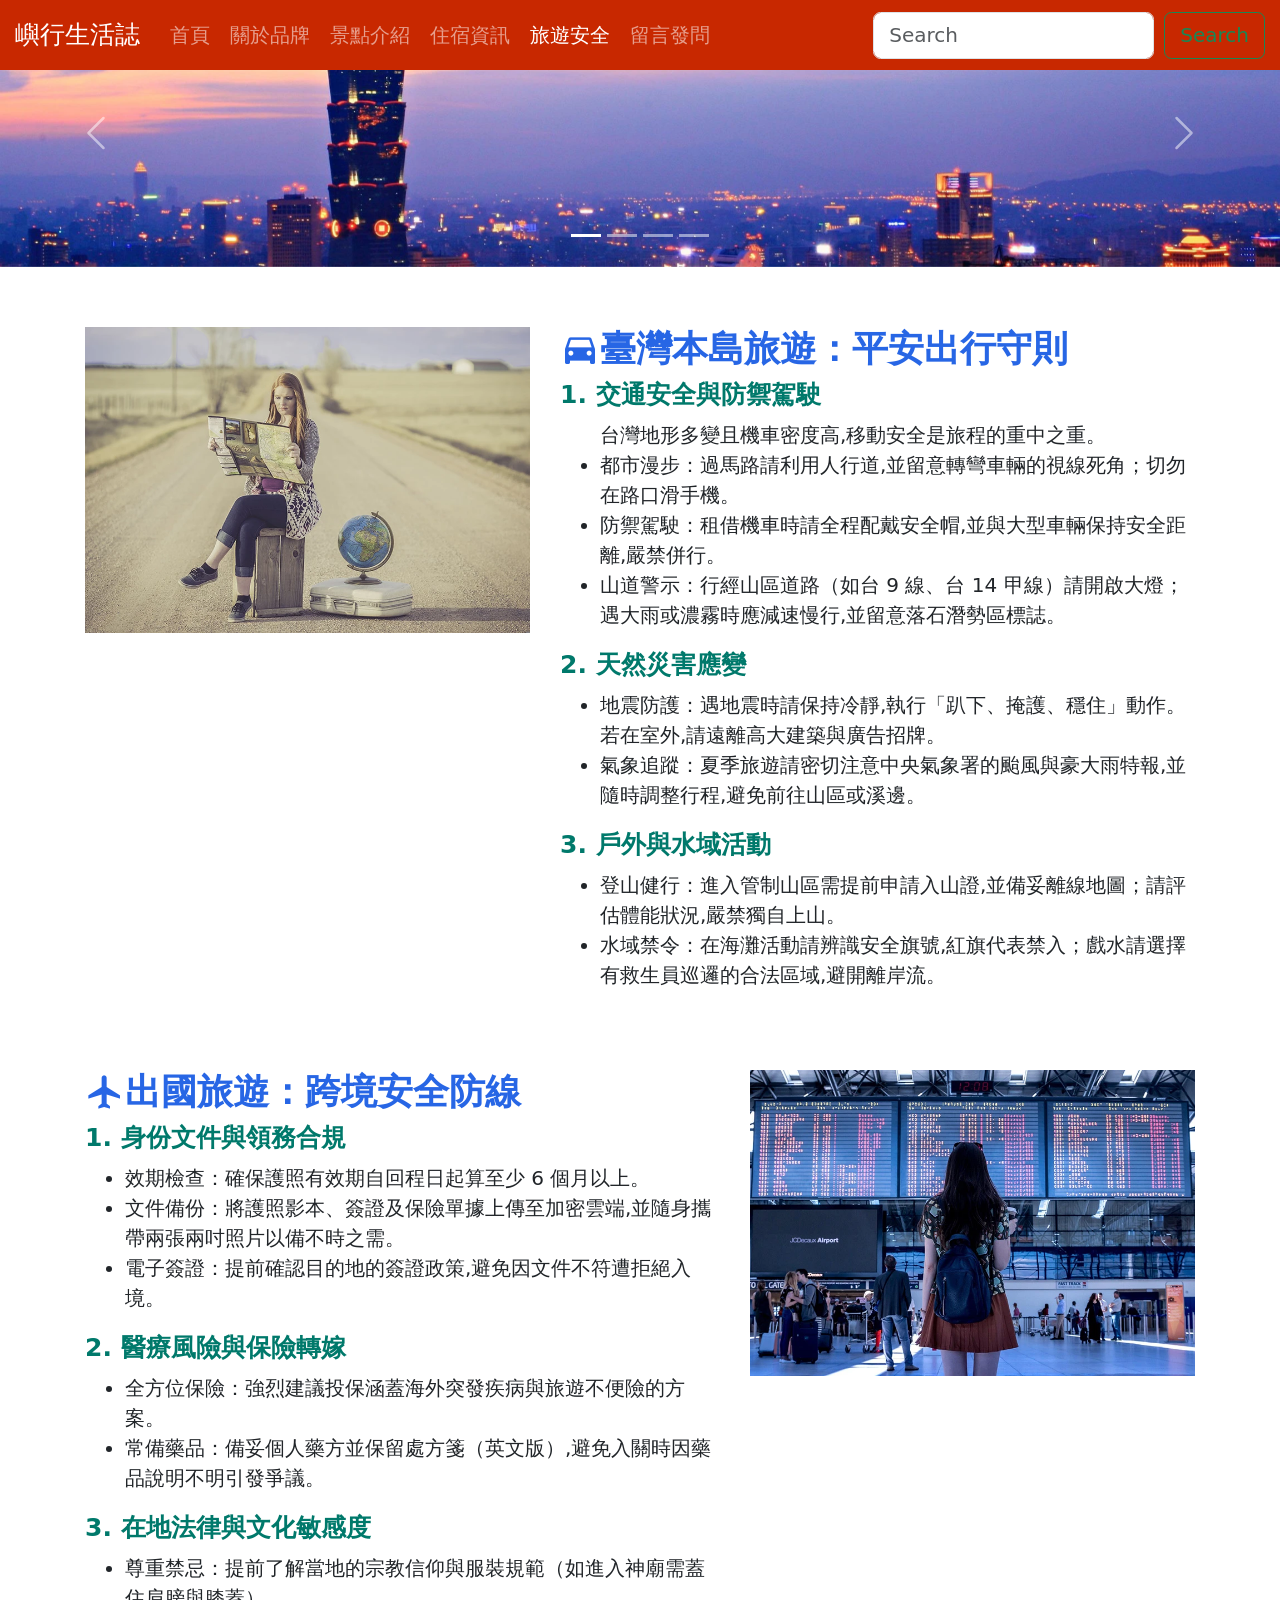
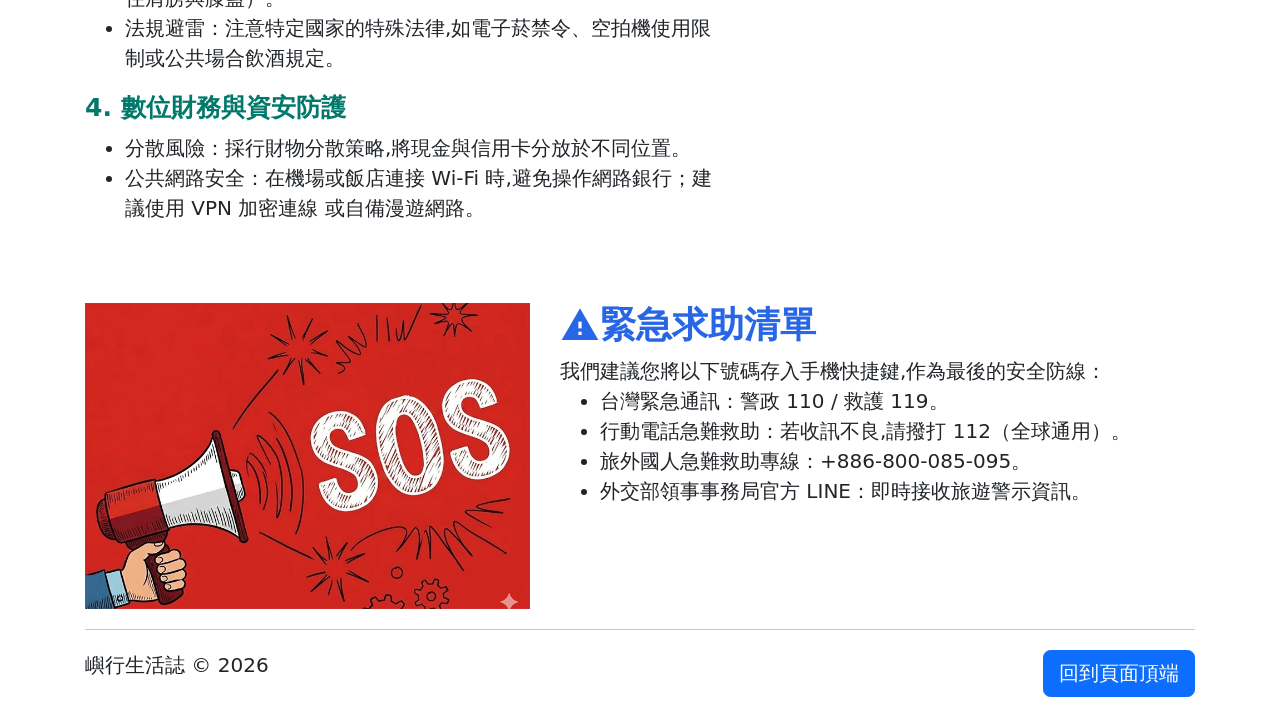
<file: safe.html>
<!-- 宣告網頁文件是HTML5格式 -->
<!doctype html>
<!-- 網頁所屬地區語言 -->
<html lang="zh-Hant-TW">
  <!-- 檔頭、SEO/GEO/AEO -->
  <head>
    <!-- 文字編碼 -->
    <meta charset="utf-8">
    <!-- RWD響應式網站 -->
    <meta name="viewport" content="width=device-width, initial-scale=1">
    <!-- 網頁作者(擁有者),品牌名稱 -->
    <meta name="author" content="嶼行生活誌">
    <!-- 網頁描述,網頁內容濃縮,可透過ChatGPT協助生成 -->
    <meta name="description" content="掌握臺灣與海外旅遊安全守則,涵蓋交通、防災、戶外、水域與文件保險,提升出行安全與應變能力">
    <!-- 網頁編輯器 -->
    <meta name="generator" content="Visual Studio Code">
    <!-- 網頁關鍵字,網頁內容提取,可透過ChatGPT協助生成 -->
    <meta name="keywords" content="嶼行生活誌,台灣旅遊安全,台灣自由行安全,出國旅遊安全,旅遊安全守則,交通安全防禦駕駛,機車租借安全,行人過馬路安全,山區道路駕駛,台灣山路安全,地震防護措施,颱風旅遊注意事項,豪雨防災指南,登山健行安全,入山證申請,離線地圖使用,水域活動安全,海邊戲水安全,離岸流防範,護照有效期限,簽證申請流程,旅遊文件備份,海外醫療保險,旅遊不便險,常備藥品出國,當地法律文化,宗教禁忌規範,電子菸法律限制,空拍機法規,旅遊財務安全,信用卡分散風險,公共WiFi安全,VPN旅遊使用,國際漫遊網路,緊急聯絡電話,海外急難救助,台灣110 119,112緊急電話">
    <!-- favicon品牌Logo 第一行針對IE瀏覽器-->
    <link rel="shortcut icon" href="/favicon.ico" type="image/x-icon">
    <link rel="icon" href="/favicon.ico" type=image/x-icon>
    <!-- 網頁標題,包含網站名稱和網頁名稱 -->
    <title>嶼行生活誌-旅遊安全</title>
    <!-- bootstrap雲端CSS外部檔 -->
    <link href="https://cdn.jsdelivr.net/npm/bootstrap@5.3.8/dist/css/bootstrap.min.css" rel="stylesheet" integrity="sha384-sRIl4kxILFvY47J16cr9ZwB07vP4J8+LH7qKQnuqkuIAvNWLzeN8tE5YBujZqJLB" crossorigin="anonymous">
    <!-- 自訂的CSS -->
    <link rel="stylesheet" href="css/custom.css">
    <!-- GoogleIconFonts -->
    <link rel="stylesheet" href="https://fonts.googleapis.com/icon?family=Material+Icons">
    <!-- GA追蹤碼 -->
    <!-- Google tag (gtag.js) -->
    <script async src="https://www.googletagmanager.com/gtag/js?id=G-NH8MZYXB9D"></script>
    <script>
      window.dataLayer = window.dataLayer || [];
      function gtag(){dataLayer.push(arguments);}
      gtag('js', new Date());

      gtag('config', 'G-NH8MZYXB9D');
    </script>
  </head>
  <!-- 網頁文本 -->
  <body class="bg-color-beige">
    <header class="fixed-top">
      <nav class="navbar navbar-expand-lg bg-dark navbar-dark">
        <div class="container-fluid">
          <a class="navbar-brand" href="index.html">嶼行生活誌</a>
          <button class="navbar-toggler" type="button" data-bs-toggle="collapse" data-bs-target="#navbarSupportedContent" aria-controls="navbarSupportedContent" aria-expanded="false" aria-label="Toggle navigation">
            <span class="navbar-toggler-icon"></span>
          </button>
          <div class="collapse navbar-collapse" id="navbarSupportedContent">
            <ul class="navbar-nav me-auto mb-2 mb-lg-0">
              <li class="nav-item">
                <a class="nav-link" href="index.html">首頁</a>
              </li>
              <li class="nav-item">
                <a class="nav-link" href="about.html">關於品牌</a>
              </li>
              <li class="nav-item">
                <a class="nav-link" href="viewpoint.html">景點介紹</a>
              </li>
              <li class="nav-item">
                <a class="nav-link" href="informaion.html">住宿資訊</a>
              </li>
              <li class="nav-item">
                <a class="nav-link active" aria-current="page" href="safe.html">旅遊安全</a>
              </li>
              <li class="nav-item">
                <a class="nav-link" href="https://toolkit.url.com.tw/bbs/index.php?email=bbs@trial-162241.url.tw" target="_blank">留言發問</a>
              </li>
            </ul>
            <form class="d-flex" role="search">
              <input class="form-control me-2" type="search" placeholder="Search" aria-label="Search"/>
              <button class="btn btn-outline-success" type="submit">Search</button>
            </form>
          </div>
        </div>
      </nav>
    
    </header>
    <main>
    <!-- 輪播圖外層 -->
      <div id="carouselExampleIndicators" class="carousel slide">
        <!-- 指示器 -->
        <div class="carousel-indicators">
          <button type="button" data-bs-target="#carouselExampleIndicators" data-bs-slide-to="0" class="active" aria-current="true" aria-label="Slide 1"></button>
          <button type="button" data-bs-target="#carouselExampleIndicators" data-bs-slide-to="1" aria-label="Slide 2"></button>
          <button type="button" data-bs-target="#carouselExampleIndicators" data-bs-slide-to="2" aria-label="Slide 3"></button>
          <button type="button" data-bs-target="#carouselExampleIndicators" data-bs-slide-to="3" aria-label="Slide "></button>
        </div>
        <!-- 輪播圖片 -->
        <div class="carousel-inner">
          <div class="carousel-item active">
            <img src="images/index/taipei-101.webp" class="d-block w-100" alt="夜晚的台北101大樓" title="夜晚的台北101大樓" aria-label="夜晚的台北101大樓">
          </div>
          <div class="carousel-item">
            <img src="images/index/Hualien Beach-Taiwam.webp" class="d-block w-100" alt="花蓮海邊的午後" title="花蓮海邊的午後" aria-label="花蓮海邊的午後">
          </div>
          <div class="carousel-item">
            <img src="images/index/National-Palace-Museum.webp" class="d-block w-100" alt="花蓮的太魯閣國家公園裡面,沿著中橫公路（台8線）的太魯閣峽谷路段" title="花蓮的太魯閣國家公園裡面,沿著中橫公路（台8線）的太魯閣峽谷路段" aria-label="花蓮的太魯閣國家公園裡面,沿著中橫公路（台8線）的太魯閣峽谷路段">
          </div>
          <div class="carousel-item">
            <img src="images/index/Taroko National Park-Central Cross-Island Highway.webp" class="d-block w-100" alt="白天的國立故宮博物院" title="白天的國立故宮博物院" aria-label="白天的國立故宮博物院">
          </div>
        </div>
        <!-- 控制器 -->
        <button class="carousel-control-prev" type="button" data-bs-target="#carouselExampleIndicators" data-bs-slide="prev">
          <span class="carousel-control-prev-icon" aria-hidden="true"></span>
          <span class="visually-hidden">Previous</span>
        </button>
        <button class="carousel-control-next" type="button" data-bs-target="#carouselExampleIndicators" data-bs-slide="next">
          <span class="carousel-control-next-icon" aria-hidden="true"></span>
          <span class="visually-hidden">Next</span>
        </button>
      </div>      
      <div class="container">
        <div class="row">
          <div class="col-md-5 order-md-0 mt-5">
            <img src="images/safe/travel-safety.webp" class="card-img-top" alt="一個女生在一條大路中間看地圖,坐在木頭箱子上,旁邊放著行李箱,行李箱上面還有地球儀" title="一個女生在一條大路中間看地圖,坐在木頭箱子上,旁邊放著行李箱,行李箱上面還有地球儀" aria-label="一個女生在一條大路中間看地圖,坐在木頭箱子上,旁邊放著行李箱,行李箱上面還有地球儀">
          </div>
          <div class="col-md-7 order-md-0 mt-5">
            <h2><i class="material-icons iconsTitle">directions_car</i>臺灣本島旅遊：平安出行守則</h2>
              <h5 class="highlight-title mt-2">1. 交通安全與防禦駕駛</h5>
              <ul>
              台灣地形多變且機車密度高,移動安全是旅程的重中之重。<br>
              <li>都市漫步：過馬路請利用人行道,並留意轉彎車輛的視線死角；切勿在路口滑手機。</li>
              <li>防禦駕駛：租借機車時請全程配戴安全帽,並與大型車輛保持安全距離,嚴禁併行。</li>
              <li>山道警示：行經山區道路（如台 9 線、台 14 甲線）請開啟大燈；遇大雨或濃霧時應減速慢行,並留意落石潛勢區標誌。</li>
              </ul>
              <h5 class="highlight-title mt-2">2. 天然災害應變</h5>
              <ul>
              <li>地震防護：遇地震時請保持冷靜,執行「趴下、掩護、穩住」動作。若在室外,請遠離高大建築與廣告招牌。</li>
              <li>氣象追蹤：夏季旅遊請密切注意中央氣象署的颱風與豪大雨特報,並隨時調整行程,避免前往山區或溪邊。</li>
              </ul>
              <h5 class="highlight-title mt-2">3. 戶外與水域活動</h5>
              <ul>
              <li>登山健行：進入管制山區需提前申請入山證,並備妥離線地圖；請評估體能狀況,嚴禁獨自上山。</li>
              <li>水域禁令：在海灘活動請辨識安全旗號,紅旗代表禁入；戲水請選擇有救生員巡邏的合法區域,避開離岸流。</li>
              </ul>
            </ul>
          </div>
        </div>
        <div class="row">
          <div class="col-md-7 order-md-0 mt-5">
            <h2><i class="material-icons iconsTitle">flight</i>出國旅遊：跨境安全防線</h2>
               <h5 class="highlight-title mt-2">1. 身份文件與領務合規</h5>
               <ul>
               <li>效期檢查：確保護照有效期自回程日起算至少 6 個月以上。</li>
               <li>文件備份：將護照影本、簽證及保險單據上傳至加密雲端,並隨身攜帶兩張兩吋照片以備不時之需。</li>
               <li>電子簽證：提前確認目的地的簽證政策,避免因文件不符遭拒絕入境。</li>
               </ul>
               <h5 class="highlight-title mt-2">2. 醫療風險與保險轉嫁</h5>
               <ul>
               <li>全方位保險：強烈建議投保涵蓋海外突發疾病與旅遊不便險的方案。</li>
               <li>常備藥品：備妥個人藥方並保留處方箋（英文版）,避免入關時因藥品說明不明引發爭議。</li>
               </ul>
               <h5 class="highlight-title mt-2">3. 在地法律與文化敏感度</h5>
               <ul>
               <li>尊重禁忌：提前了解當地的宗教信仰與服裝規範（如進入神廟需蓋住肩膀與膝蓋）。</li>
               <li>法規避雷：注意特定國家的特殊法律,如電子菸禁令、空拍機使用限制或公共場合飲酒規定。</li>
               </ul>
               <h5 class="highlight-title mt-2">4. 數位財務與資安防護</h5>
               <ul>
               <li>分散風險：採行財物分散策略,將現金與信用卡分放於不同位置。</li>
               <li>公共網路安全：在機場或飯店連接 Wi-Fi 時,避免操作網路銀行；建議使用 VPN 加密連線 或自備漫遊網路。</li>
               </ul>
          </div>
          <div class="col-md-5 order-md-0 mt-5">
            
            <img src="images/safe/Travel-abroad.webp" class="card-img-top" alt="一個揹著背包的女孩在人來人往的機場裡,一個人再查看航班" title="一個揹著背包的女孩在人來人往的機場裡,一個人再查看航班" aria-label="一個揹著背包的女孩在人來人往的機場裡,一個人再查看航班">
          </div>
        </div>
        <div class="row">
          <div class="col-md-5 order-md-0 mt-5">
            <img src="images/safe/SOS.webp" class="card-img-top" alt="背景色為紅色,左邊伸出一隻手拿著喇叭,喊出SOS的字樣" title="背景色為紅色,左邊伸出一隻手拿著喇叭,喊出SOS的字樣" aria-label="背景色為紅色,左邊伸出一隻手拿著喇叭,喊出SOS的字樣">
          </div>
          <div class="col-md-7 order-md-0 mt-5">
            <h2><i class="material-icons iconsTitle">warning</i>緊急求助清單</h2>
              我們建議您將以下號碼存入手機快捷鍵,作為最後的安全防線：<br>
              <ul>
              <li>台灣緊急通訊：警政 110 / 救護 119。</li>
              <li>行動電話急難救助：若收訊不良,請撥打 112（全球通用）。</li>
              <li>旅外國人急難救助專線：+886-800-085-095。</li>
              <li>外交部領事事務局官方 LINE：即時接收旅遊警示資訊。</li>
              </ul>
          </div>
        </div>
        <hr class="">
      </div>
      <footer class="container">
        <p class="float-end"><a href="#top" class="btn btn-primary">回到頁面頂端</a></p>
        <p>嶼行生活誌 &copy; 2026</p>
      </footer>    
    
    
    
    </main>
    
    
    <!-- Bootstrap雲端JS外部檔 -->
    <script src="https://cdn.jsdelivr.net/npm/bootstrap@5.3.8/dist/js/bootstrap.bundle.min.js" integrity="sha384-FKyoEForCGlyvwx9Hj09JcYn3nv7wiPVlz7YYwJrWVcXK/BmnVDxM+D2scQbITxI" crossorigin="anonymous"></script>
  </body>
</html>
</file>
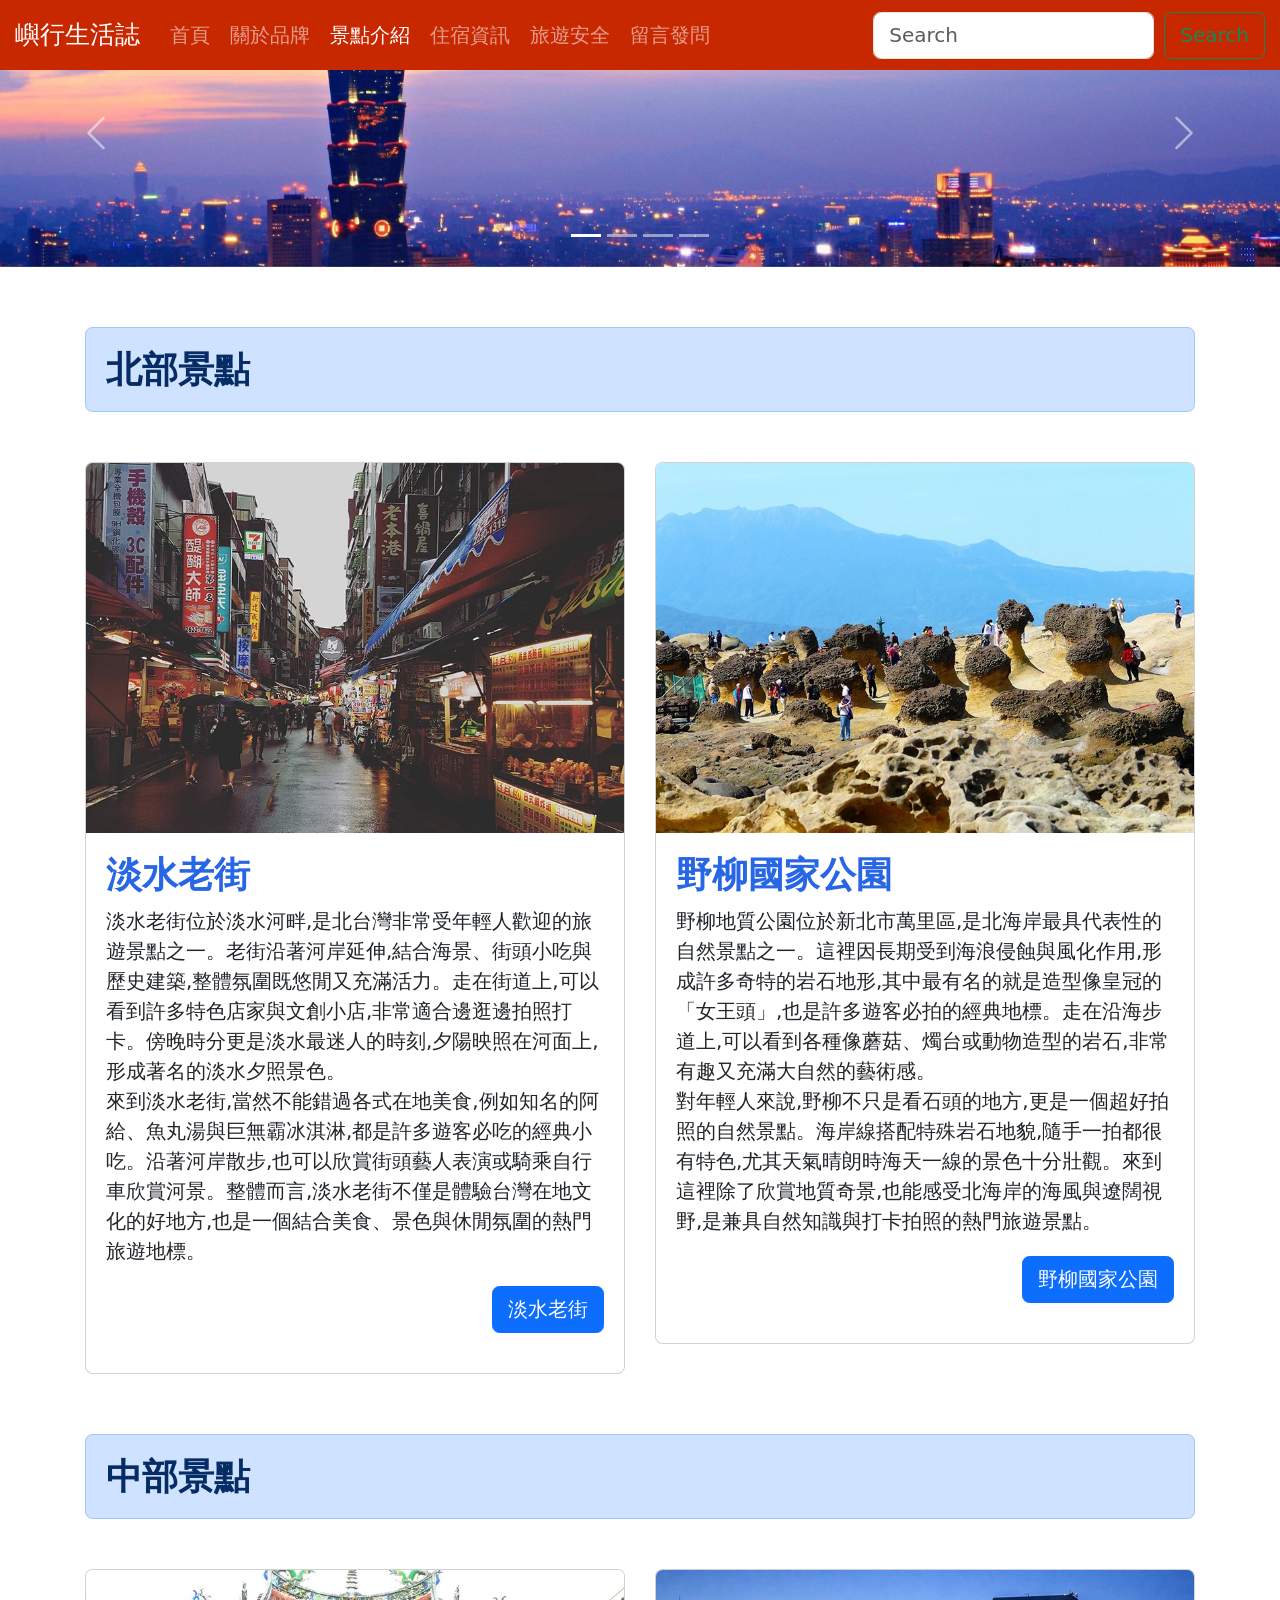
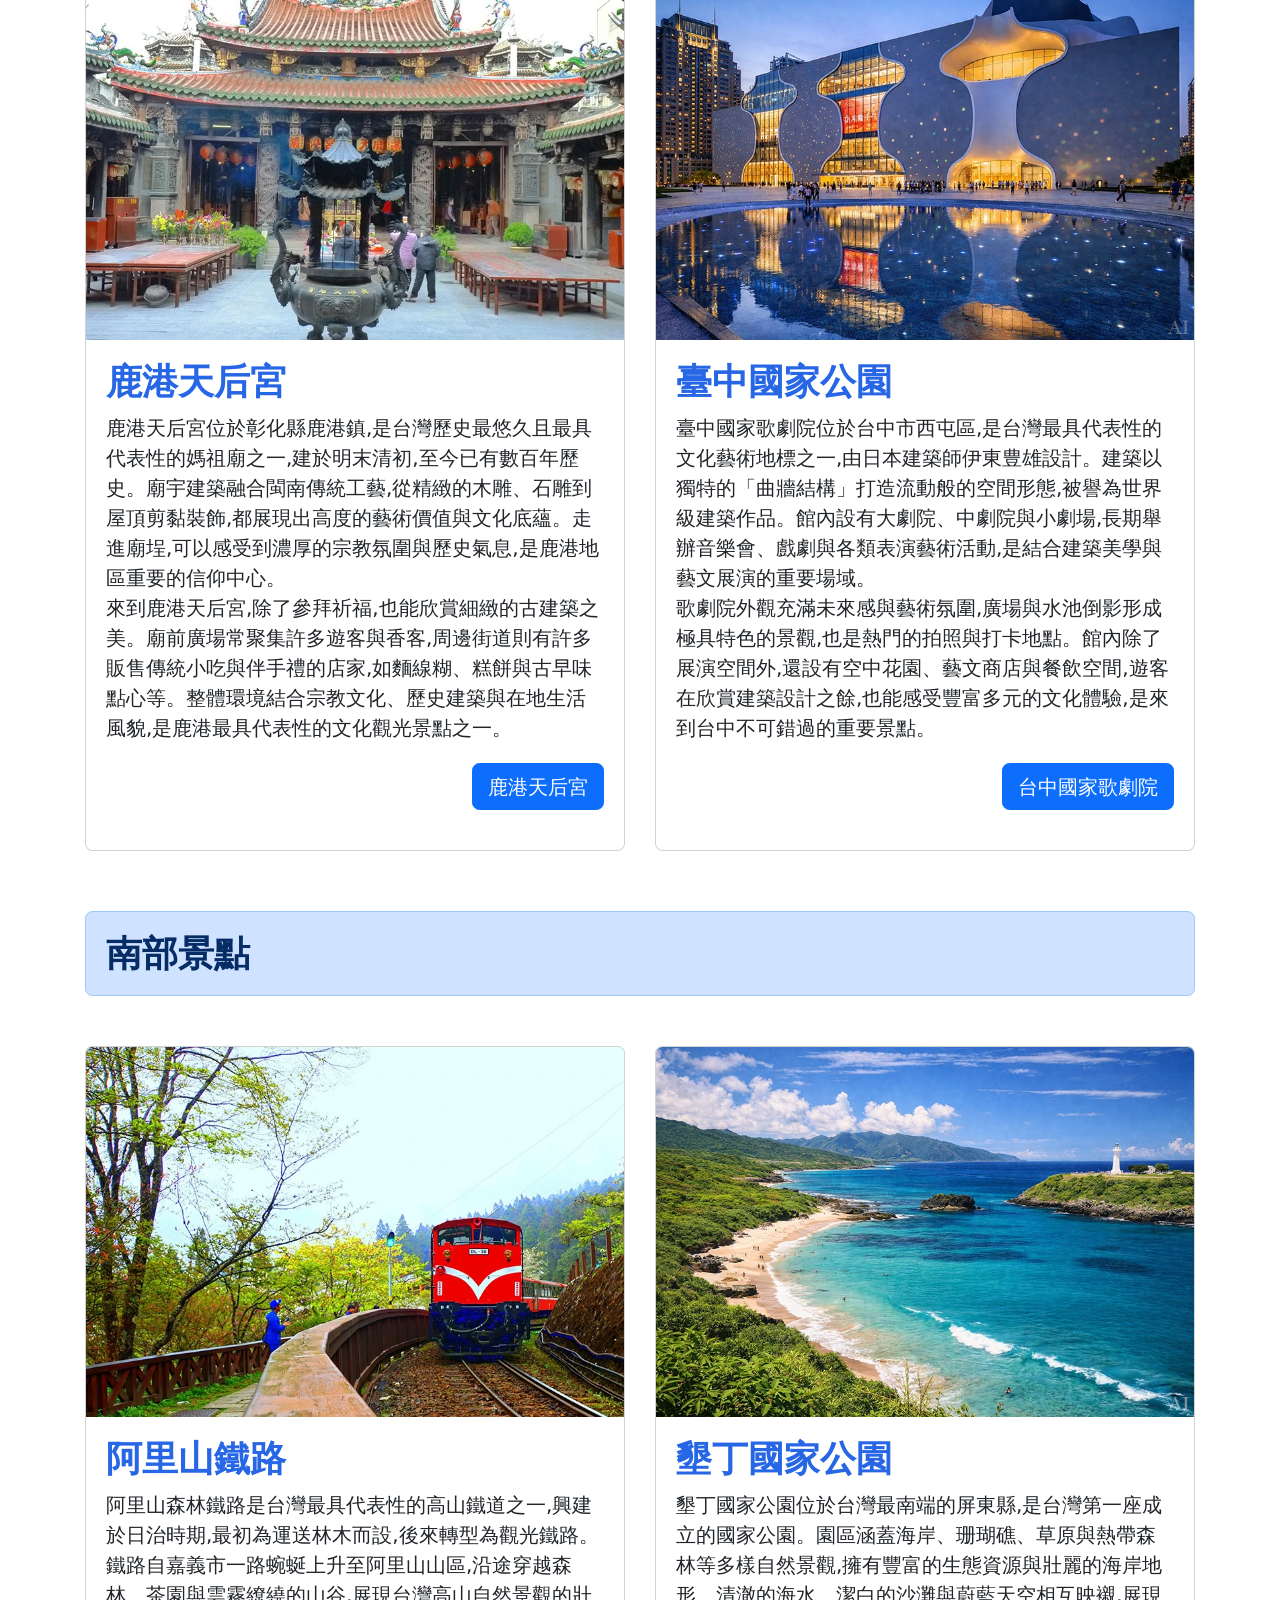
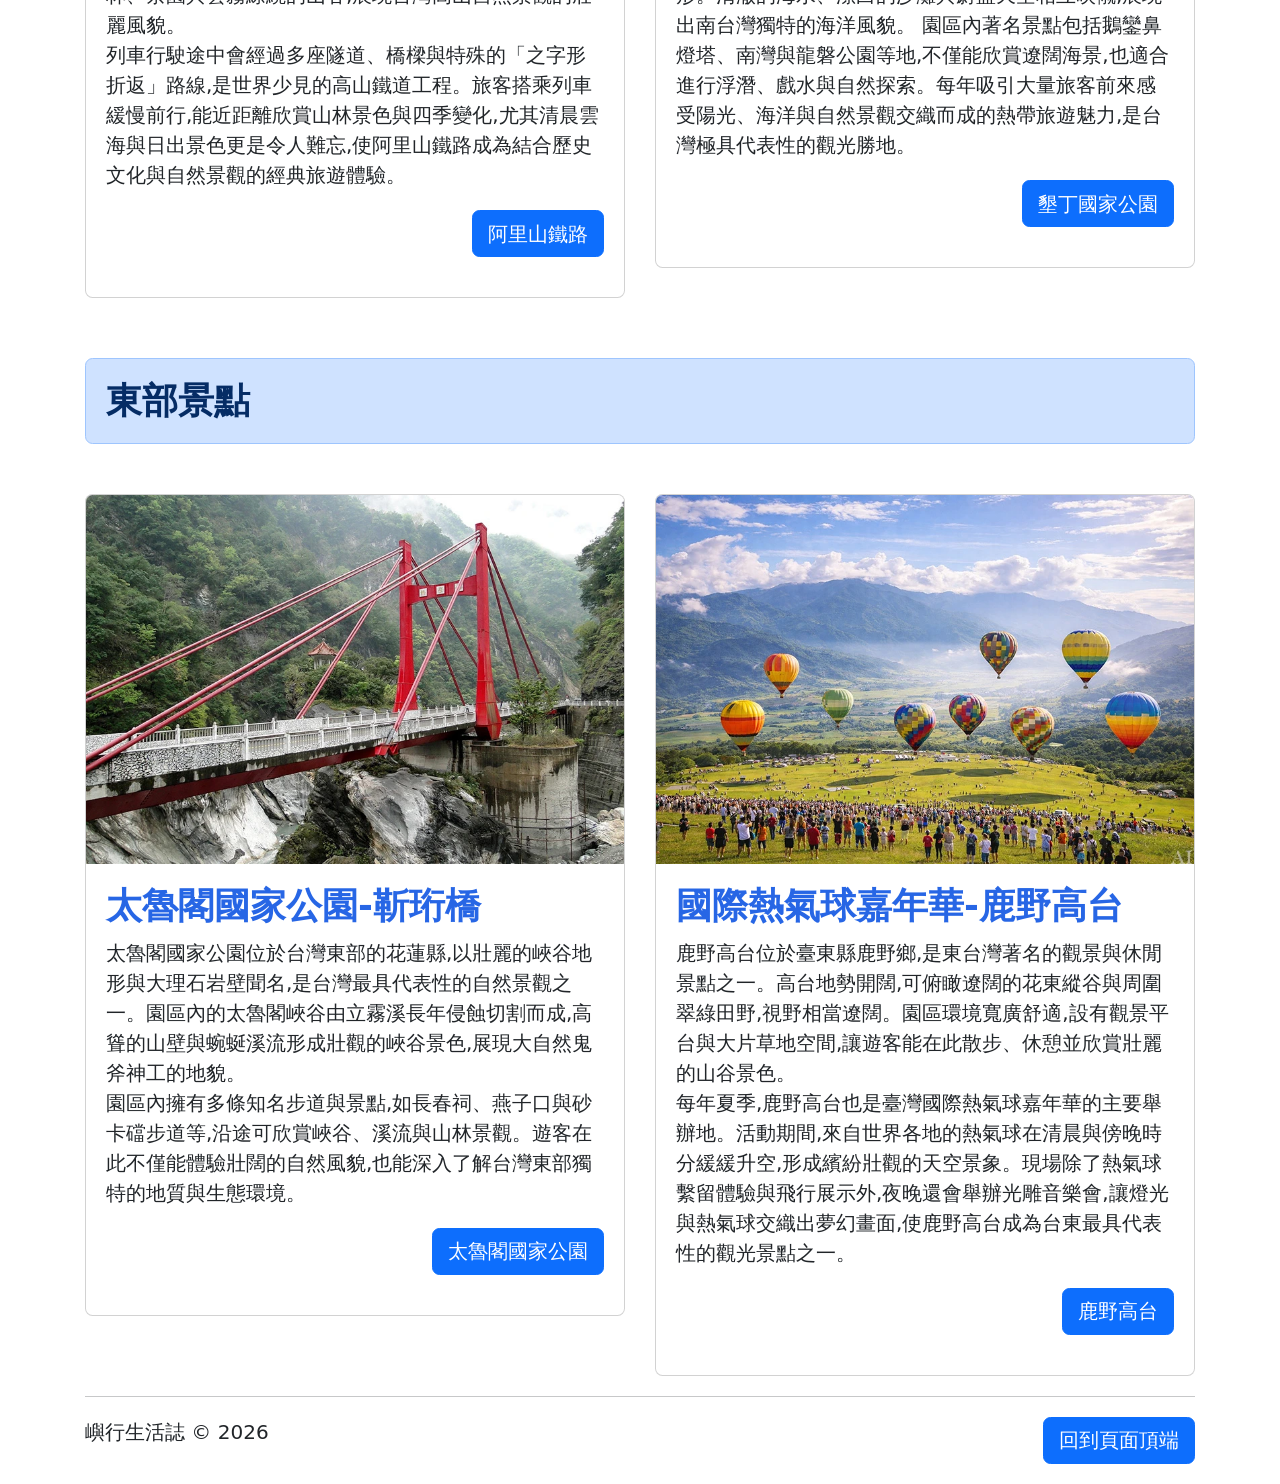
<file: viewpoint.html>
<!-- 宣告網頁文件是HTML5格式 -->
<!doctype html>
<!-- 網頁所屬地區語言 -->
<html lang="zh-Hant-TW">
  <!-- 檔頭、SEO/GEO/AEO -->
  <head>
    <!-- 文字編碼 -->
    <meta charset="utf-8">
    <!-- RWD響應式網站 -->
    <meta name="viewport" content="width=device-width, initial-scale=1">
    <!-- 網頁作者(擁有者),品牌名稱 -->
    <meta name="author" content="嶼行生活誌">
    <!-- 網頁描述,網頁內容濃縮,可透過ChatGPT協助生成 -->
    <meta name="description" content="整理台灣北中南東熱門旅遊景點,介紹自然風景、文化地標與特色活動,提供旅遊參考與景點推薦。">
    <!-- 網頁編輯器 -->
    <meta name="generator" content="Visual Studio Code">
    <!-- 網頁關鍵字,網頁內容提取,可透過ChatGPT協助生成 -->
    <meta name="keywords" content="嶼行生活誌,台灣旅遊景點,台灣景點推薦,臺灣北部景點推薦,臺灣中部景點推薦,臺灣南部景點推薦,臺灣東部景點推薦,彰化景點推薦,臺中景點推薦,淡水景點推薦,新北景點推薦,嘉義景點推薦,屏東景點推薦,台東景點推薦,花蓮景點推薦,淡水魚人碼頭,淡水老街,野柳地質公園,女王頭,蕈菇狀岩石,鹿港天后宮,鹿港老街,鹿港媽祖廟,臺中國家歌劇院,阿里山森林鐵路,阿里山國家森林遊樂區,墾丁國家公園,墾丁夜市,墾丁大街,太魯閣國家公園,靳珩橋,鹿野高台,台灣國際熱氣球嘉年華,台灣自然景觀,台灣文化景點,台灣觀光景點,台灣旅遊推薦">
    <!-- favicon品牌Logo 第一行針對IE瀏覽器-->
    <link rel="shortcut icon" href="/favicon.ico" type="image/x-icon">
    <link rel="icon" href="/favicon.ico" type=image/x-icon>
    <!-- 網頁標題,包含網站名稱和網頁名稱 -->
    <title>嶼行生活誌-景點推薦</title>
    <!-- bootstrap雲端CSS外部檔 -->
    <link href="https://cdn.jsdelivr.net/npm/bootstrap@5.3.8/dist/css/bootstrap.min.css" rel="stylesheet" integrity="sha384-sRIl4kxILFvY47J16cr9ZwB07vP4J8+LH7qKQnuqkuIAvNWLzeN8tE5YBujZqJLB" crossorigin="anonymous">
    <!-- 自訂的CSS -->
    <link rel="stylesheet" href="css/custom.css">
    <!-- GoogleIconFonts -->
    <!-- <link rel="stylesheet" href="https://fonts.googleapis.com/icon?family=Material+Icons"> -->
    <!-- GA追蹤碼 -->
    <!-- Google tag (gtag.js) -->
    <script async src="https://www.googletagmanager.com/gtag/js?id=G-NH8MZYXB9D"></script>
    <script>
      window.dataLayer = window.dataLayer || [];
      function gtag(){dataLayer.push(arguments);}
      gtag('js', new Date());

      gtag('config', 'G-NH8MZYXB9D');
    </script>
  </head>
  <!-- 網頁文本 -->
  <body class="bg-color-beige">
    <header class="fixed-top">
      <nav class="navbar navbar-expand-lg bg-dark navbar-dark">
        <div class="container-fluid">
          <a class="navbar-brand" href="index.html">嶼行生活誌</a>
          <button class="navbar-toggler" type="button" data-bs-toggle="collapse" data-bs-target="#navbarSupportedContent" aria-controls="navbarSupportedContent" aria-expanded="false" aria-label="Toggle navigation">
            <span class="navbar-toggler-icon"></span>
          </button>
          <div class="collapse navbar-collapse" id="navbarSupportedContent">
            <ul class="navbar-nav me-auto mb-2 mb-lg-0">
              <li class="nav-item">
                <a class="nav-link" href="index.html">首頁</a>
              </li>
              <li class="nav-item">
                <a class="nav-link" href="about.html">關於品牌</a>
              </li>
              <li class="nav-item">
                <a class="nav-link active" aria-current="page" href="viewpoint.html">景點介紹</a>
              </li>
              <li class="nav-item">
                <a class="nav-link" href="informaion.html">住宿資訊</a>
              </li>
              <li class="nav-item">
                <a class="nav-link" href="safe.html">旅遊安全</a>
              </li>
              <li class="nav-item">
                <a class="nav-link" href="https://toolkit.url.com.tw/bbs/index.php?email=bbs@trial-162241.url.tw" target="_blank">留言發問</a>
              </li>
            </ul>
            <form class="d-flex" role="search">
              <input class="form-control me-2" type="search" placeholder="Search" aria-label="Search"/>
              <button class="btn btn-outline-success" type="submit">Search</button>
            </form>
          </div>
        </div>
      </nav>
    
    </header>
    <main>
    <!-- 輪播圖外層 -->
      <div id="carouselExampleIndicators" class="carousel slide">
        <!-- 指示器 -->
        <div class="carousel-indicators">
          <button type="button" data-bs-target="#carouselExampleIndicators" data-bs-slide-to="0" class="active" aria-current="true" aria-label="Slide 1"></button>
          <button type="button" data-bs-target="#carouselExampleIndicators" data-bs-slide-to="1" aria-label="Slide 2"></button>
          <button type="button" data-bs-target="#carouselExampleIndicators" data-bs-slide-to="2" aria-label="Slide 3"></button>
          <button type="button" data-bs-target="#carouselExampleIndicators" data-bs-slide-to="3" aria-label="Slide "></button>
        </div>
        <!-- 輪播圖片 -->
        <div class="carousel-inner">
          <div class="carousel-item active">
            <img src="images/index/taipei-101.webp" class="d-block w-100" alt="夜晚的台北101大樓" title="夜晚的台北101大樓" aria-label="夜晚的台北101大樓">
          </div>
          <div class="carousel-item">
            <img src="images/index/Hualien Beach-Taiwam.webp" class="d-block w-100" alt="花蓮海邊的午後" title="花蓮海邊的午後" aria-label="花蓮海邊的午後">
          </div>
          <div class="carousel-item">
            <img src="images/index/National-Palace-Museum.webp" class="d-block w-100" alt="花蓮的太魯閣國家公園裡面,沿著中橫公路（台8線）的太魯閣峽谷路段" title="花蓮的太魯閣國家公園裡面,沿著中橫公路（台8線）的太魯閣峽谷路段" aria-label="花蓮的太魯閣國家公園裡面,沿著中橫公路（台8線）的太魯閣峽谷路段">
          </div>
          <div class="carousel-item">
            <img src="images/index/Taroko National Park-Central Cross-Island Highway.webp" class="d-block w-100" alt="白天的國立故宮博物院" title="白天的國立故宮博物院" aria-label="白天的國立故宮博物院">
          </div>
        </div>
        <!-- 控制器 -->
        <button class="carousel-control-prev" type="button" data-bs-target="#carouselExampleIndicators" data-bs-slide="prev">
          <span class="carousel-control-prev-icon" aria-hidden="true"></span>
          <span class="visually-hidden">Previous</span>
        </button>
        <button class="carousel-control-next" type="button" data-bs-target="#carouselExampleIndicators" data-bs-slide="next">
          <span class="carousel-control-next-icon" aria-hidden="true"></span>
          <span class="visually-hidden">Next</span>
        </button>
      </div>      
      <div class="container">
        <h2 class="alert alert-primary mt-5" role="alert">北部景點</h2>
        <div class="row">
          <div class="col-lg-6">
            <div class="card mt-4">
              <img src="images/viewpoint/Tamsui Fisherman_s Wharf.webp" class="card-img-top" alt="淡水漁人碼頭、淡水老街,陰天,地上濕濕的,之前下過雨" title="淡水漁人碼頭、淡水老街,陰天,地上濕濕的,之前下過雨" aria-label="淡水漁人碼頭、淡水老街,陰天,地上濕濕的,之前下過雨">
              <div class="card-body">
                <h2 class="">淡水老街</h2>
                <p class="card-text">淡水老街位於淡水河畔,是北台灣非常受年輕人歡迎的旅遊景點之一。老街沿著河岸延伸,結合海景、街頭小吃與歷史建築,整體氛圍既悠閒又充滿活力。走在街道上,可以看到許多特色店家與文創小店,非常適合邊逛邊拍照打卡。傍晚時分更是淡水最迷人的時刻,夕陽映照在河面上,形成著名的淡水夕照景色。<br>
                來到淡水老街,當然不能錯過各式在地美食,例如知名的阿給、魚丸湯與巨無霸冰淇淋,都是許多遊客必吃的經典小吃。沿著河岸散步,也可以欣賞街頭藝人表演或騎乘自行車欣賞河景。整體而言,淡水老街不僅是體驗台灣在地文化的好地方,也是一個結合美食、景色與休閒氛圍的熱門旅遊地標。</p>
                <p class="text-end"><a href="https://newtaipei.travel/zh-tw/attractions/detail/109658" target="_blank" class="btn btn-primary" role="button">淡水老街</a></p>

              </div>
            </div>
          </div>
          <div class="col-lg-6">
            <div class="card mt-4">
              <img src="images/viewpoint/Yehliu-Geopark-mushroom-rocks-New-Taipei-City.webp" class="card-img-top" alt="野柳國家公園,女王頭,蕈菇狀岩石,天氣晴朗,人很多" title="野柳國家公園,女王頭,蕈菇狀岩石,天氣晴朗,人很多" aria-label="野柳國家公園,女王頭,蕈菇狀岩石,天氣晴朗,人很多">
              <div class="card-body">
                <h2 class="">野柳國家公園</h2>
                <p class="card-text">野柳地質公園位於新北市萬里區,是北海岸最具代表性的自然景點之一。這裡因長期受到海浪侵蝕與風化作用,形成許多奇特的岩石地形,其中最有名的就是造型像皇冠的「女王頭」,也是許多遊客必拍的經典地標。走在沿海步道上,可以看到各種像蘑菇、燭台或動物造型的岩石,非常有趣又充滿大自然的藝術感。<br>
                對年輕人來說,野柳不只是看石頭的地方,更是一個超好拍照的自然景點。海岸線搭配特殊岩石地貌,隨手一拍都很有特色,尤其天氣晴朗時海天一線的景色十分壯觀。來到這裡除了欣賞地質奇景,也能感受北海岸的海風與遼闊視野,是兼具自然知識與打卡拍照的熱門旅遊景點。</p>
                <p class="text-end"><a href="https://www.ylgeopark.org.tw" target="_blank" class="btn btn-primary" role="button">野柳國家公園</a></p>
              </div>
            </div>
          </div>
        </div>  
        <h2 class="alert alert-primary mt-5" role="alert">中部景點</h2>
        <div class="row">
          <div class="col-lg-6">
            <div class="card mt-4">
              <img src="images/viewpoint/Lukang-Tianhou-Temple.webp" class="card-img-top" alt="鹿港天后宮、媽祖廟,廟裡有人在拜拜" title="鹿港天后宮、媽祖廟,廟裡有人在拜拜" aria-label="鹿港天后宮、媽祖廟,廟裡有人在拜拜">
              <div class="card-body">
                <h2 class="">鹿港天后宮</h2>
                <p class="card-text">鹿港天后宮位於彰化縣鹿港鎮,是台灣歷史最悠久且最具代表性的媽祖廟之一,建於明末清初,至今已有數百年歷史。廟宇建築融合閩南傳統工藝,從精緻的木雕、石雕到屋頂剪黏裝飾,都展現出高度的藝術價值與文化底蘊。走進廟埕,可以感受到濃厚的宗教氛圍與歷史氣息,是鹿港地區重要的信仰中心。<br>
                來到鹿港天后宮,除了參拜祈福,也能欣賞細緻的古建築之美。廟前廣場常聚集許多遊客與香客,周邊街道則有許多販售傳統小吃與伴手禮的店家,如麵線糊、糕餅與古早味點心等。整體環境結合宗教文化、歷史建築與在地生活風貌,是鹿港最具代表性的文化觀光景點之一。</p>
                <p class="text-end"><a href="https://www.lugangmazu.org/" target="_blank" class="btn btn-primary" role="button">鹿港天后宮</a></p>
              </div>
            </div>
          </div>
          <div class="col-lg-6">
            <div class="card mt-4">
              <img src="images/viewpoint/National-Taichung-Theater.webp" class="card-img-top" alt="臺中國家歌劇院的夜景,燈火通明,前方還有一個大水池" title="臺中國家歌劇院的夜景,燈火通明,前方還有一個大水池" aria-label="臺中國家歌劇院的夜景,燈火通明,前方還有一個大水池">
              <div class="card-body">
                <h2 class="">臺中國家公園</h2>
                <p class="card-text">臺中國家歌劇院位於台中市西屯區,是台灣最具代表性的文化藝術地標之一,由日本建築師伊東豊雄設計。建築以獨特的「曲牆結構」打造流動般的空間形態,被譽為世界級建築作品。館內設有大劇院、中劇院與小劇場,長期舉辦音樂會、戲劇與各類表演藝術活動,是結合建築美學與藝文展演的重要場域。<br>
                歌劇院外觀充滿未來感與藝術氛圍,廣場與水池倒影形成極具特色的景觀,也是熱門的拍照與打卡地點。館內除了展演空間外,還設有空中花園、藝文商店與餐飲空間,遊客在欣賞建築設計之餘,也能感受豐富多元的文化體驗,是來到台中不可錯過的重要景點。</p>
                <p class="text-end"><a href="https://www.npac-ntt.org/index" target="_blank" class="btn btn-primary" role="button">台中國家歌劇院</a></p>
              </div>
            </div>
          </div>
        </div>  
        <h2 class="alert alert-primary mt-5" role="alert">南部景點</h2>
        <div class="row">
          <div class="col-lg-6">
            <div class="card mt-4">
              <img src="images/viewpoint/Alishan-Forest-Railway.webp" class="card-img-top" alt="阿里山鐵路、阿里山國家森林遊樂區,天氣晴朗、樹木林立" title="阿里山鐵路、阿里山國家森林遊樂區,天氣晴朗、樹木林立" aria-label="阿里山鐵路、阿里山國家森林遊樂區,天氣晴朗、樹木林立">
              <div class="card-body">
                <h2 class="">阿里山鐵路</h2>
                <p class="card-text">阿里山森林鐵路是台灣最具代表性的高山鐵道之一,興建於日治時期,最初為運送林木而設,後來轉型為觀光鐵路。鐵路自嘉義市一路蜿蜒上升至阿里山山區,沿途穿越森林、茶園與雲霧繚繞的山谷,展現台灣高山自然景觀的壯麗風貌。<br>
                列車行駛途中會經過多座隧道、橋樑與特殊的「之字形折返」路線,是世界少見的高山鐵道工程。旅客搭乘列車緩慢前行,能近距離欣賞山林景色與四季變化,尤其清晨雲海與日出景色更是令人難忘,使阿里山鐵路成為結合歷史文化與自然景觀的經典旅遊體驗。</p>
                <p class="text-end"><a href="https://journeyofafr.tw/Journeys" target="_blank" class="btn btn-primary" role="button">阿里山鐵路</a></p>
              </div>
            </div>
          </div>
          <div class="col-lg-6">
            <div class="card mt-4">
              <img src="images/viewpoint/Kenting-National-Park.webp" class="card-img-top" alt="墾丁國家公園的碧海藍天" title="墾丁國家公園的碧海藍天" aria-label="墾丁國家公園的碧海藍天">
              <div class="card-body">
                <h2 class="">墾丁國家公園</h2>
                <p class="card-text">墾丁國家公園位於台灣最南端的屏東縣,是台灣第一座成立的國家公園。園區涵蓋海岸、珊瑚礁、草原與熱帶森林等多樣自然景觀,擁有豐富的生態資源與壯麗的海岸地形。清澈的海水、潔白的沙灘與蔚藍天空相互映襯,展現出南台灣獨特的海洋風貌。
                園區內著名景點包括鵝鑾鼻燈塔、南灣與龍磐公園等地,不僅能欣賞遼闊海景,也適合進行浮潛、戲水與自然探索。每年吸引大量旅客前來感受陽光、海洋與自然景觀交織而成的熱帶旅遊魅力,是台灣極具代表性的觀光勝地。</p>
                <p class="text-end"><a href="https://www.taiwan.net.tw/m1.aspx?sNo=0001122&id=421" target="_blank" class="btn btn-primary" role="button">墾丁國家公園</a></p>
              </div>
            </div>
          </div>
        </div>  
        <h2 class="alert alert-primary mt-5" role="alert">東部景點</h2>
        <div class="row">
          <div class="col-lg-6">
            <div class="card mt-4">
              <img src="images/viewpoint/Jinheng-Bridge--Taroko-National-Park.webp" class="card-img-top" alt="太魯閣國家公園-靳珩橋,群山環繞、森林茂密,峽谷地勢高低起伏明顯" title="太魯閣國家公園-靳珩橋,群山環繞、森林茂密,峽谷地勢高低起伏明顯" aria-label="太魯閣國家公園-靳珩橋,群山環繞、森林茂密,峽谷地勢高低起伏明顯">
              <div class="card-body">
                <h2 class="">太魯閣國家公園-靳珩橋</h2>
                <p class="card-text">太魯閣國家公園位於台灣東部的花蓮縣,以壯麗的峽谷地形與大理石岩壁聞名,是台灣最具代表性的自然景觀之一。園區內的太魯閣峽谷由立霧溪長年侵蝕切割而成,高聳的山壁與蜿蜒溪流形成壯觀的峽谷景色,展現大自然鬼斧神工的地貌。<br>
                園區內擁有多條知名步道與景點,如長春祠、燕子口與砂卡礑步道等,沿途可欣賞峽谷、溪流與山林景觀。遊客在此不僅能體驗壯闊的自然風貌,也能深入了解台灣東部獨特的地質與生態環境。
                </p>
                <p class="text-end"><a href="https://www.taroko.gov.tw/ch" target="_blank" class="btn btn-primary" role="button">太魯閣國家公園</a></p>
              </div>
            </div>
          </div>
          <div class="col-lg-6">
            <div class="card mt-4">
              <img src="images/viewpoint/Luye-Highland.webp" class="card-img-top" alt="國際熱氣球嘉年華-鹿野高台,遼闊草地山谷景色,熱氣球升空人潮熱鬧" title="國際熱氣球嘉年華-鹿野高台,遼闊草地山谷景色,熱氣球升空人潮熱鬧" aria-label="國際熱氣球嘉年華-鹿野高台,遼闊草地山谷景色,熱氣球升空人潮熱鬧">
              <div class="card-body">
                <h2 class="">國際熱氣球嘉年華-鹿野高台</h2>
                <p class="card-text">鹿野高台位於臺東縣鹿野鄉,是東台灣著名的觀景與休閒景點之一。高台地勢開闊,可俯瞰遼闊的花東縱谷與周圍翠綠田野,視野相當遼闊。園區環境寬廣舒適,設有觀景平台與大片草地空間,讓遊客能在此散步、休憩並欣賞壯麗的山谷景色。<br>
                每年夏季,鹿野高台也是臺灣國際熱氣球嘉年華的主要舉辦地。活動期間,來自世界各地的熱氣球在清晨與傍晚時分緩緩升空,形成繽紛壯觀的天空景象。現場除了熱氣球繫留體驗與飛行展示外,夜晚還會舉辦光雕音樂會,讓燈光與熱氣球交織出夢幻畫面,使鹿野高台成為台東最具代表性的觀光景點之一。
                </p>
                <p class="text-end"><a href="https://www.erv-nsa.gov.tw/zh-tw/attractions/detail/3" target="_blank" class="btn btn-primary" role="button">鹿野高台</a></p>
              </div>
            </div>
          </div>
        </div>  
        <hr class="">
      </div>
      <footer class="container">
        <p class="float-end"><a href="#top" class="btn btn-primary">回到頁面頂端</a></p>
        <p>嶼行生活誌 &copy; 2026</p>
      </footer>    
    
    
    
    </main>
    
    
    <!-- Bootstrap雲端JS外部檔 -->
    <script src="https://cdn.jsdelivr.net/npm/bootstrap@5.3.8/dist/js/bootstrap.bundle.min.js" integrity="sha384-FKyoEForCGlyvwx9Hj09JcYn3nv7wiPVlz7YYwJrWVcXK/BmnVDxM+D2scQbITxI" crossorigin="anonymous"></script>
  </body>
</html>
</file>
<file: css/custom.css>
:root,
[data-bs-theme=dark] {
--bs-dark-rgb: 200, 40, 0;
}

html {font-size: 20px;}

/* 連結google雲端字體，提供用戶一致的體驗 */
@import url('https://fonts.googleapis.com/css2?family=Chocolate+Classical+Sans&display=swap');

/* 統一每一個網頁的背景色 */
/* body {font-family: "微軟正黑體","Chocolate Classical Sans", sans-serif;background: #a51;} */

/* 個別指定網頁背景色 */
bg-color-beige {background-color: beige;}


/* 標題一級文字大小 */
h1 {font-size: 2rem;}

/* 標題二級的文字設定，選取器是標籤，影響整體 */
h2 {font-size: 1.8rem;font-weight: 800;color: rgb(39, 102, 229);}

/* 選取系是類別，影響個別，需要手動套用 */
.h2-custom-pink {font-size: 3rem;font-weight: 800;color: rgb(255, 0, 195);}

/* 駝峰式命名、與其他CSS衝突 */
.iconsTitle{
    font-size: 2rem !important; 
    color: rgb(39, 102, 229); 
    vertical-align: text-bottom; 
}

/* 項目清單符號 */
.list-symbol {list-style-type: circle;}

/* 項目清單色彩 */
li {color: }






/* 中性 / 次要資訊（灰色） */
.text-muted {
  color: #677;
}

/* 警示 / 注意（黃色） */
.text-warning {
  color: #fc0;
}

/* 強調 / 提醒（橙色） */
.text-alert {
  color: #e72;
}

/* 危險 / 錯誤（紅色） */
.text-danger {
  color: #e43;}


/* 保留card類別，新增樣式拿掉邊框 */
.card-no-border {
    border:  none;
    background:  none;
}


/* 字體樣式粗細，100-900 */
/* 類別:個別套用 */
.text-boldest {
    font-weight: 900;
}

/* 複合:整體套用 */
#note h5 {
    font-weight: 900;
}

/* 副標題文字顏色，CharGPT幫忙生成 */
.highlight-title {
  color: rgb(0, 121, 107);
  font-weight: 700;
}

.imgCut {
  width: 100%;/* 原圖尺寸、父層寬度 */
  height: 500px;
  clip: rect(0px,0px,290px,0px);
  object-fit: cover;
}
</file>
